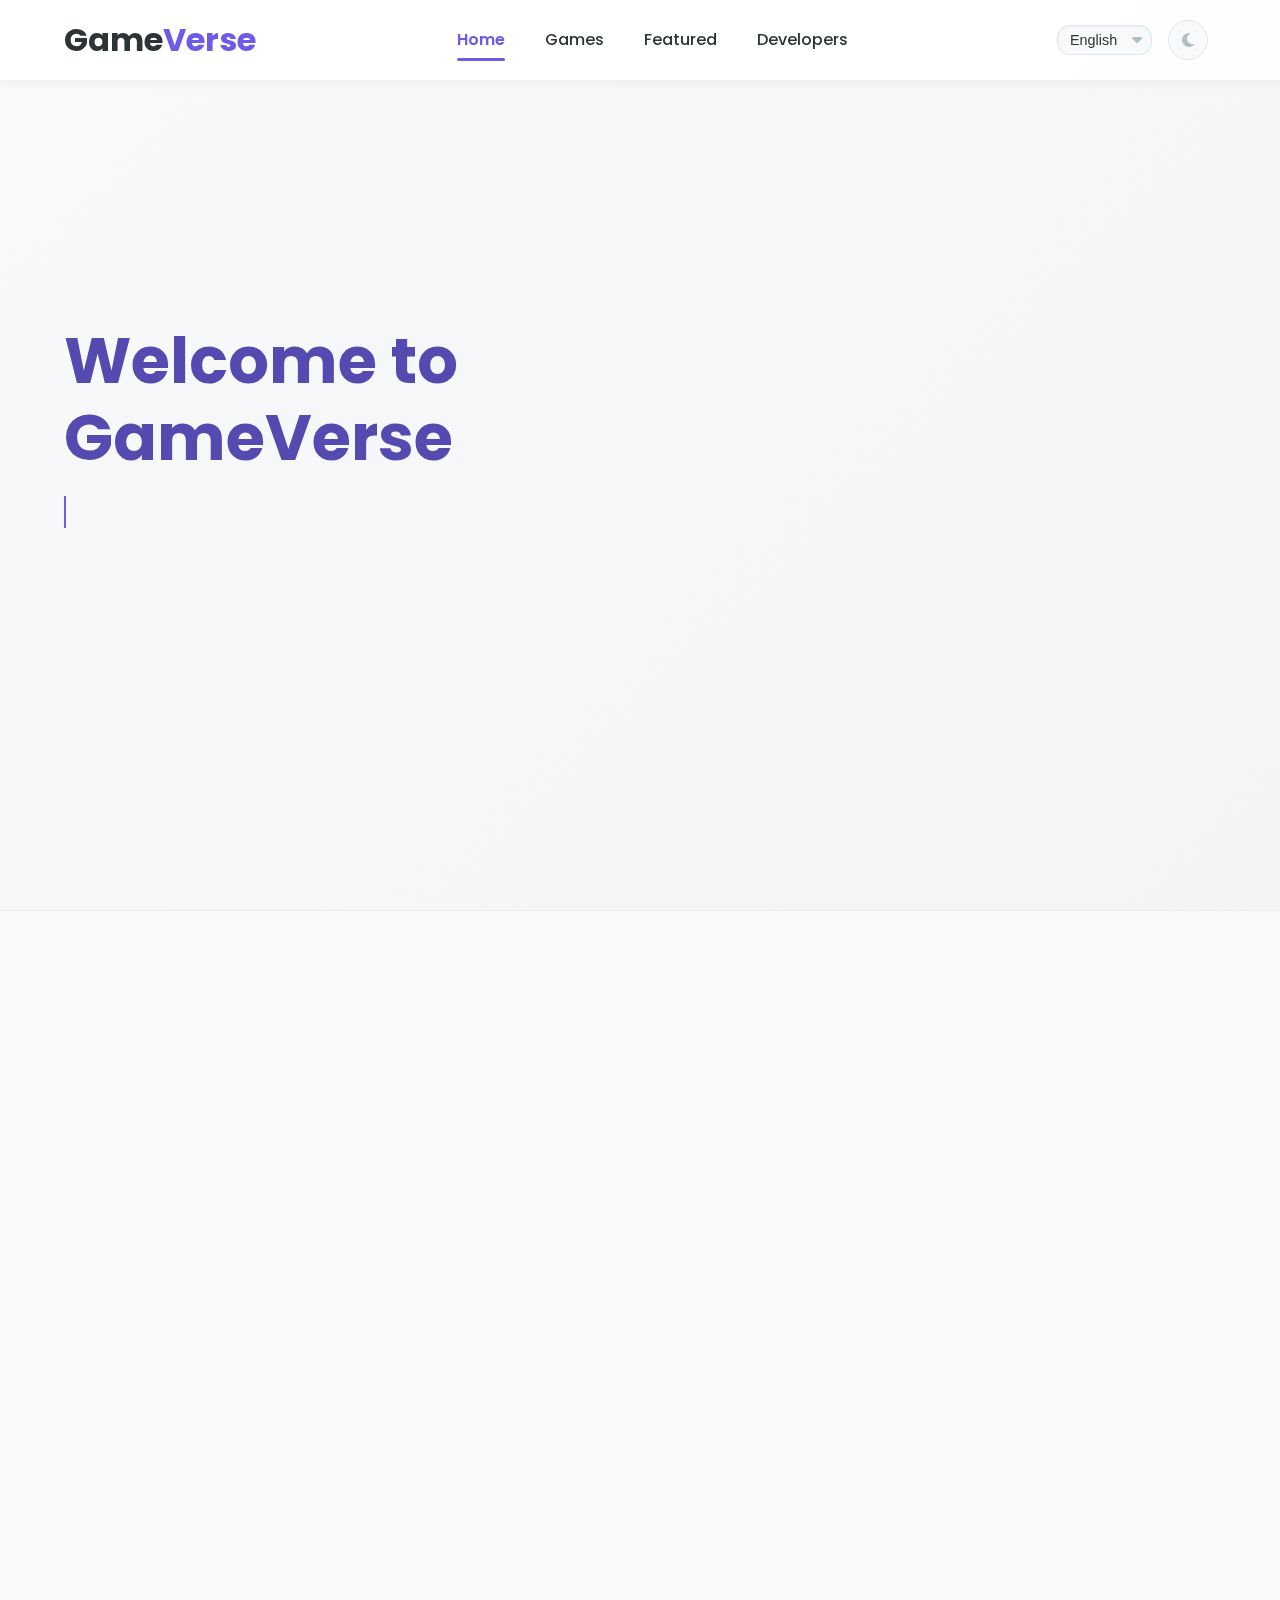
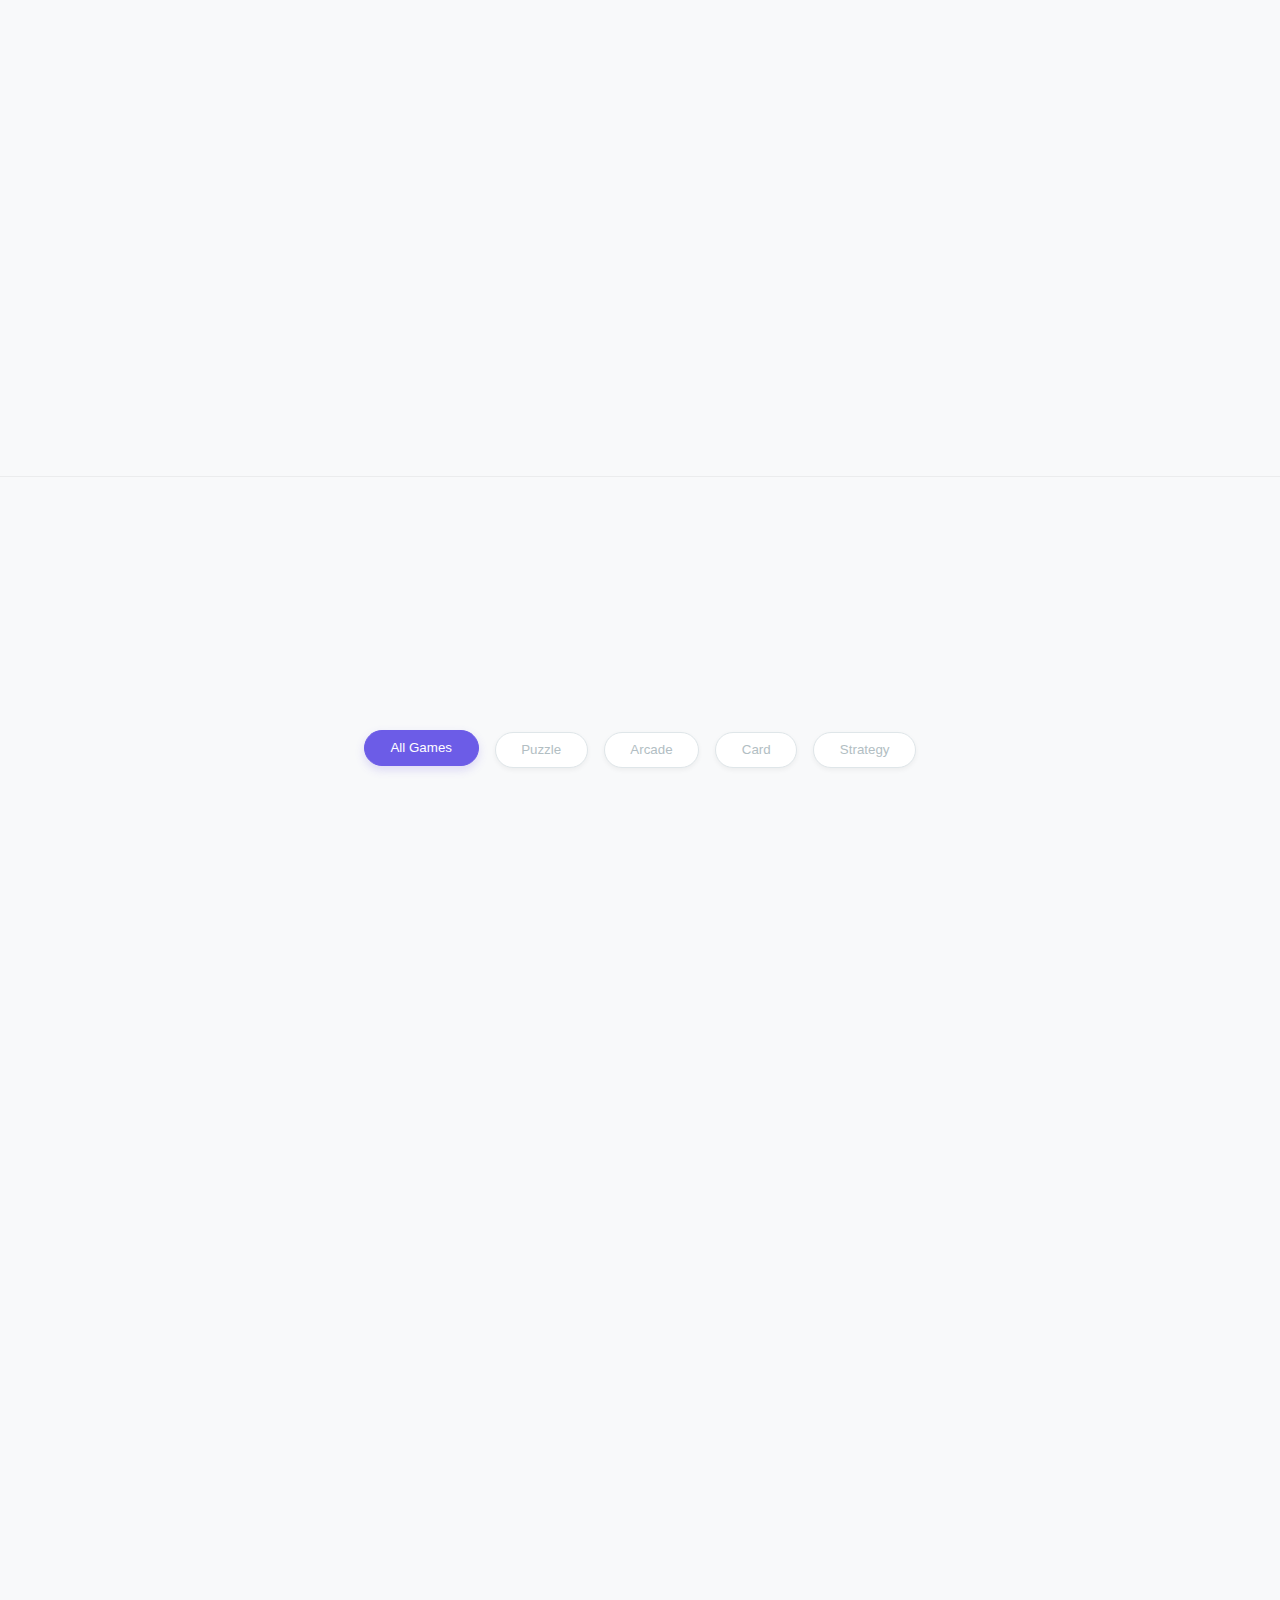
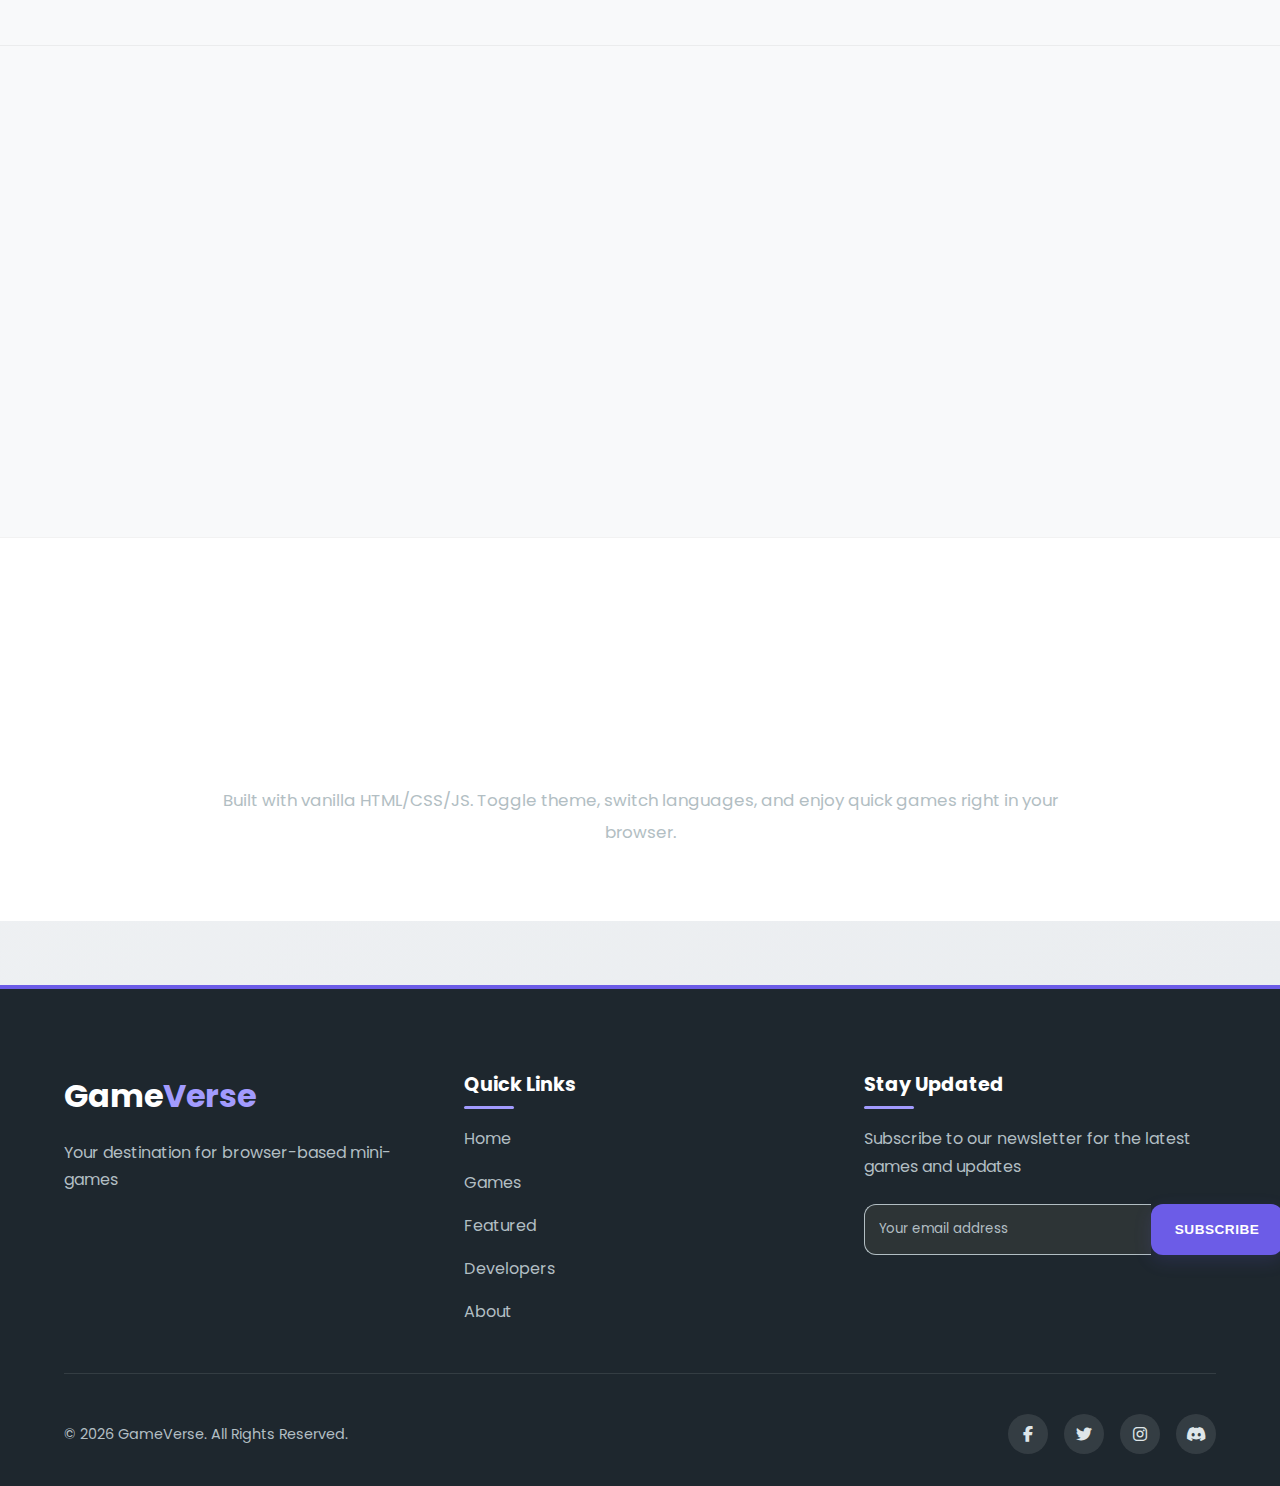
<file: index.html>
<!DOCTYPE html>
<html lang="en">
<head>
    <meta charset="UTF-8">
    <meta name="viewport" content="width=device-width, initial-scale=1.0">
    <title>GameVerse - Mini Game Collection</title>
    <link rel="stylesheet" href="styles.css">
    <link rel="stylesheet" href="game-cards.css">
    <link rel="stylesheet" href="https://cdnjs.cloudflare.com/ajax/libs/font-awesome/6.4.0/css/all.min.css">
    <link href="https://fonts.googleapis.com/css2?family=Poppins:wght@300;400;500;600;700&display=swap" rel="stylesheet">
    <script>
        // 在页面加载前设置初始语言 (Set initial language before page load)
        (function() {
            var currentLang = localStorage.getItem('language') ||
                             (navigator.language || navigator.userLanguage).split('-')[0];

            // 确保语言代码在支持的范围内 (Ensure language code is supported)
            if (!['zh', 'en'].includes(currentLang)) {
                currentLang = 'en';  // 默认使用英语 (Default to English)
            }

            document.documentElement.lang = currentLang;
        })();
    </script>
</head>
<body>
    <header>
        <nav>
            <div class="logo">
                <h1>Game<span>Verse</span></h1>
            </div>
            <ul class="nav-links">
                <li><a href="#" class="active" data-key="home">Home</a></li>
                <li><a href="#games" data-key="games">Games</a></li>
                <li><a href="#featured" data-key="featured">Featured</a></li>
                <li><a href="#developers" data-key="developersLink">Developers</a></li>
            </ul>
            <div class="nav-controls">
                <div class="language-switch">
                    <label for="language-selector" class="sr-only" data-key="languageSelector">Select language</label>
                    <select id="language-selector" aria-label="Select language">
                        <option value="zh" data-key="chineseOption">中文</option>
                        <option value="en" data-key="englishOption">English</option>
                    </select>
                </div>
                <button type="button" class="theme-toggle" aria-label="Toggle theme">
                    <i class="fas fa-moon"></i>
                </button>
            </div>
        </nav>
    </header>

    <main>
        <section class="hero">
            <div class="hero-content">
                <h1 data-key="welcome">Welcome to GameVerse</h1>
                <p class="typewriter-text" data-key="discover"></p>
                <a href="#games" class="btn primary-btn" data-key="playNow">Play Now</a>
            </div>
            <div class="hero-image">
                <div class="hero-animation">
                    <div class="floating-icon icon1"><i class="fas fa-gamepad"></i></div>
                    <div class="floating-icon icon2"><i class="fas fa-dice"></i></div>
                    <div class="floating-icon icon3"><i class="fas fa-puzzle-piece"></i></div>
                    <div class="floating-icon icon4"><i class="fas fa-trophy"></i></div>
                    <div class="hero-bg-shape shape1"></div>
                    <div class="hero-bg-shape shape2"></div>
                    <div class="hero-bg-shape shape3"></div>
                </div>
            </div>
        </section>

        <section id="featured" class="featured-section">
            <div class="section-header">
                <h2 data-key="featuredGame">Featured Game</h2>
                <p data-key="tryPopular">Try our most popular game right now!</p>
            </div>
            <div class="featured-game-container">
                <div class="featured-game-card">
                    <h3 data-key="memoryMatch">Memory Match</h3>
                    <div class="game-preview">
                        <div id="memory-game" class="memory-game">
                            <div class="controls">
                                <div class="stats">
                                    <div class="moves" data-key="moves">0 moves</div>
                                    <div class="timer" data-key="time">Time: 0s</div>
                                </div>
                                <button id="reset-game" class="btn reset-btn" data-key="resetGame">Reset Game</button>
                            </div>
                            <div class="game-board" style="min-height: 300px; width: 100%; border: 2px solid #a29bfe; border-radius: 12px; padding: 1rem; display: grid; grid-template-columns: repeat(4, 1fr); gap: 1rem; background-color: rgba(108, 92, 231, 0.05);">
                                <!-- 后备内容：如果脚本未加载，至少显示一些静态卡片 -->
                                <div class="memory-card" style="aspect-ratio: 1/1; background-color: #a29bfe; border-radius: 6px; display: flex; justify-content: center; align-items: center; color: white;">
                                    <span>?</span>
                                </div>
                                <div class="memory-card" style="aspect-ratio: 1/1; background-color: #a29bfe; border-radius: 6px; display: flex; justify-content: center; align-items: center; color: white;">
                                    <span>?</span>
                                </div>
                                <div class="memory-card" style="aspect-ratio: 1/1; background-color: #a29bfe; border-radius: 6px; display: flex; justify-content: center; align-items: center; color: white;">
                                    <span>?</span>
                                </div>
                                <div class="memory-card" style="aspect-ratio: 1/1; background-color: #a29bfe; border-radius: 6px; display: flex; justify-content: center; align-items: center; color: white;">
                                    <span>?</span>
                                </div>
                            </div>
                        </div>
                    </div>
                    <div class="game-instructions">
                        <h4 data-key="howToPlay">How to Play:</h4>
                        <p data-key="memoryInstructions">Click on cards to flip them and find matching pairs. Match all pairs to win the game!</p>
                    </div>
                </div>
            </div>
        </section>

        <section id="games" class="games-section">
            <div class="section-header">
                <h2 data-key="allGames">All Games</h2>
                <p data-key="browseGames">Browse our collection of mini-games</p>
            </div>
            <div class="category-filter">
                <button class="filter-btn active" data-filter="all" data-key="allGames">All</button>
                <button class="filter-btn" data-filter="puzzle" data-key="puzzle">Puzzle</button>
                <button class="filter-btn" data-filter="arcade" data-key="arcade">Arcade</button>
                <button class="filter-btn" data-filter="card" data-key="card">Card</button>
                <button class="filter-btn" data-filter="strategy" data-key="strategy">Strategy</button>
            </div>
            <div class="games-grid">
                <div class="game-card active" data-category="puzzle">
                    <div class="game-thumb">
                        <div class="memory-preview">
                            <div class="preview-card">
                                <div class="card-face card-back">?</div>
                                <div class="card-face card-front">A</div>
                            </div>
                            <div class="preview-card">
                                <div class="card-face card-back">?</div>
                                <div class="card-face card-front">B</div>
                            </div>
                            <div class="preview-card">
                                <div class="card-face card-back">?</div>
                                <div class="card-face card-front">A</div>
                            </div>
                        </div>
                        <div class="game-overlay">
                            <a href="#featured" class="play-btn" data-key="playNow">Play Now</a>
                        </div>
                    </div>
                    <div class="game-info">
                        <h3 data-key-title="memoryMatch">Memory Match</h3>
                        <div class="game-meta">
                            <span class="category" data-key-category="puzzle">Puzzle</span>
                            <span class="difficulty easy" data-key-difficulty="easy">Easy</span>
                        </div>
                    </div>
                </div>
                <div class="game-card" data-category="arcade">
                    <div class="game-thumb">
                        <div class="snake-preview">
                            <div class="snake-grid"></div>
                            <div class="snake-container">
                                <div class="snake-segment snake-head"></div>
                                <div class="snake-segment"></div>
                                <div class="snake-segment"></div>
                                <div class="snake-segment"></div>
                                <div class="snake-segment"></div>
                                <div class="snake-segment"></div>
                            </div>
                            <div class="snake-food"></div>
                        </div>
                        <div class="game-overlay">
                             <a href="snake.html" class="play-btn" data-key="playNow">Play Now</a>
                        </div>
                    </div>
                    <div class="game-info">
                         <h3 data-key-title="snake">Snake</h3>
                        <div class="game-meta">
                            <span class="category" data-key-category="arcade">Arcade</span>
                            <span class="difficulty medium" data-key-difficulty="medium">Medium</span>
                        </div>
                    </div>
                </div>
                <div class="game-card" data-category="strategy">
                    <div class="game-thumb">
                        <div class="tictactoe-preview">
                            <div class="tictactoe-grid">
                                <div class="tictactoe-cell">X</div>
                                <div class="tictactoe-cell">O</div>
                                <div class="tictactoe-cell">X</div>
                                <div class="tictactoe-cell">O</div>
                                <div class="tictactoe-cell">X</div>
                                <div class="tictactoe-cell">O</div>
                                <div class="tictactoe-cell">X</div>
                                <div class="tictactoe-cell">O</div>
                                <div class="tictactoe-cell"></div>
                            </div>
                        </div>
                        <div class="game-overlay">
                              <a href="tic-tac-toe.html" class="play-btn" data-key="playNow">Play Now</a>
                        </div>
                    </div>
                    <div class="game-info">
                         <h3 data-key-title="tic tac toe">Tic Tac Toe</h3>
                        <div class="game-meta">
                            <span class="category" data-key-category="strategy">Strategy</span>
                             <span class="difficulty easy" data-key-difficulty="easy">Easy</span>
                        </div>
                    </div>
                </div>
                 <div class="game-card" data-category="arcade">
                    <div class="game-thumb">
                        <div class="flappy-preview">
                            <div class="bird">
                                <div class="bird-wing"></div>
                                <div class="bird-beak"></div>
                                <div class="bird-tail"></div>
                            </div>
                            <div class="pipe pipe-top" style="left: 20%"></div>
                            <div class="pipe pipe-bottom" style="left: 20%"></div>
                            <div class="pipe pipe-top" style="left: 60%"></div>
                            <div class="pipe pipe-bottom" style="left: 60%"></div>
                            <div class="cloud cloud-1"></div>
                            <div class="cloud cloud-2"></div>
                        </div>
                        <div class="game-overlay">
                              <a href="flappy-bird.html" class="play-btn" data-key="playNow">Play Now</a>
                        </div>
                    </div>
                    <div class="game-info">
                         <h3 data-key-title="flappy bird">Flappy Bird</h3>
                        <div class="game-meta">
                             <span class="category" data-key-category="arcade">Arcade</span>
                             <span class="difficulty hard" data-key-difficulty="hard">Hard</span>
                        </div>
                    </div>
                </div>
                 <div class="game-card" data-category="puzzle">
                    <div class="game-thumb">
                        <div class="game-2048-preview">
                            <div class="preview-grid-2048">
                                <div class="grid-cell-2048"></div>
                                <div class="grid-cell-2048 cell-2">2</div>
                                <div class="grid-cell-2048"></div>
                                <div class="grid-cell-2048"></div>
                                <div class="grid-cell-2048"></div>
                                <div class="grid-cell-2048 cell-4">4</div>
                                <div class="grid-cell-2048"></div>
                                <div class="grid-cell-2048"></div>
                                <div class="grid-cell-2048 cell-8">8</div>
                                <div class="grid-cell-2048"></div>
                                <div class="grid-cell-2048"></div>
                                <div class="grid-cell-2048"></div>
                                <div class="grid-cell-2048"></div>
                                <div class="grid-cell-2048 cell-16">16</div>
                                <div class="grid-cell-2048"></div>
                                <div class="grid-cell-2048"></div>
                            </div>
                        </div>
                        <div class="game-overlay">
                              <a href="2048.html" class="play-btn" data-key="playNow">Play Now</a>
                        </div>
                    </div>
                    <div class="game-info">
                         <h3 data-key-title="2048">2048</h3>
                        <div class="game-meta">
                             <span class="category" data-key-category="puzzle">Puzzle</span>
                             <span class="difficulty medium" data-key-difficulty="medium">Medium</span>
                        </div>
                    </div>
                </div>
                 <div class="game-card" data-category="card">
                    <div class="game-thumb">
                        <div class="solitaire-preview">
                            <div class="card-stack stack-1"></div>
                            <div class="card-stack stack-2"></div>
                            <div class="card-stack stack-3"></div>
                            <div class="card-stack stack-4"></div>
                            <div class="card-stack stack-5"></div>
                        </div>
                        <div class="game-overlay">
                              <a href="solitaire.html" class="play-btn" data-key="playNow">Play Now</a>
                        </div>
                    </div>
                    <div class="game-info">
                         <h3 data-key-title="solitaire">Solitaire</h3>
                        <div class="game-meta">
                             <span class="category" data-key-category="card">Card</span>
                             <span class="difficulty medium" data-key-difficulty="medium">Medium</span>
                        </div>
                    </div>
                </div>
            </div>
        </section>

        <section id="developers" class="developer-section">
            <div class="section-header">
                <h2 data-key="ourDevelopers">Our Developers</h2>
                </div>
            <div class="developer-grid">
                <div class="developer-card">
                    <div class="developer-icon"><i class="fas fa-user-astronaut"></i></div>
                    <h4 class="developer-name">郑凯</h4>
                    </div>
                <div class="developer-card">
                    <div class="developer-icon"><i class="fas fa-user-ninja"></i></div>
                    <h4 class="developer-name">黄梦桥</h4>
                    </div>
                <div class="developer-card">
                     <div class="developer-icon"><i class="fas fa-user-secret"></i></div>
                    <h4 class="developer-name">黄景涛</h4>
                    </div>
                </div>
        </section>

        <section id="about" class="about-section">
            <div class="section-header">
                <h2 data-key="aboutTitle">About GameVerse</h2>
                <p data-key="aboutSubtitle">A small, fast, no-build mini-game hub.</p>
            </div>
            <div class="about-content">
                <p data-key="aboutBody">Built with vanilla HTML/CSS/JS. Toggle theme, switch languages, and enjoy quick games right in your browser.</p>
            </div>
        </section>

    </main>

    <footer>
        <div class="footer-content">
            <div class="footer-logo">
                <h2>Game<span>Verse</span></h2>
                 <p data-key="yourDestination">Your destination for browser-based mini-games</p>
            </div>
            <div class="footer-links">
                 <h3 data-key="quickLinks">Quick Links</h3>
                <ul>
                    <li><a href="#" data-key="home">Home</a></li>
                    <li><a href="#games" data-key="games">Games</a></li>
                    <li><a href="#featured" data-key="featured">Featured</a></li>
                    <li><a href="#developers" data-key="developersLink">Developers</a></li>
                    <li><a href="#about" data-key="about">About</a></li>
                </ul>
            </div>
            <div class="footer-newsletter">
                 <h3 data-key="stayUpdated">Stay Updated</h3>
                <p data-key="subscribeNewsletter">Subscribe to our newsletter for the latest games and updates</p>
                <form class="newsletter-form">
                    <input type="email" placeholder="Your email address" data-key="yourEmail" autocomplete="email" required>
                     <button type="submit" class="btn" data-key="subscribe">Subscribe</button>
                </form>
            </div>
        </div>
        <div class="footer-bottom">
            <p>&copy; 2025 GameVerse. All Rights Reserved.</p>
            <div class="social-links">
                <a href="#" aria-label="Facebook"><i class="fab fa-facebook-f"></i></a>
                <a href="#" aria-label="Twitter"><i class="fab fa-twitter"></i></a>
                <a href="#" aria-label="Instagram"><i class="fab fa-instagram"></i></a>
                <a href="#" aria-label="Discord"><i class="fab fa-discord"></i></a>
            </div>
        </div>
    </footer>

    <script src="translations.js" charset="UTF-8"></script>
    <script src="script.js" charset="UTF-8"></script>
    <script src="memory-game.js" charset="UTF-8"></script>
</body>
</html>
</file>
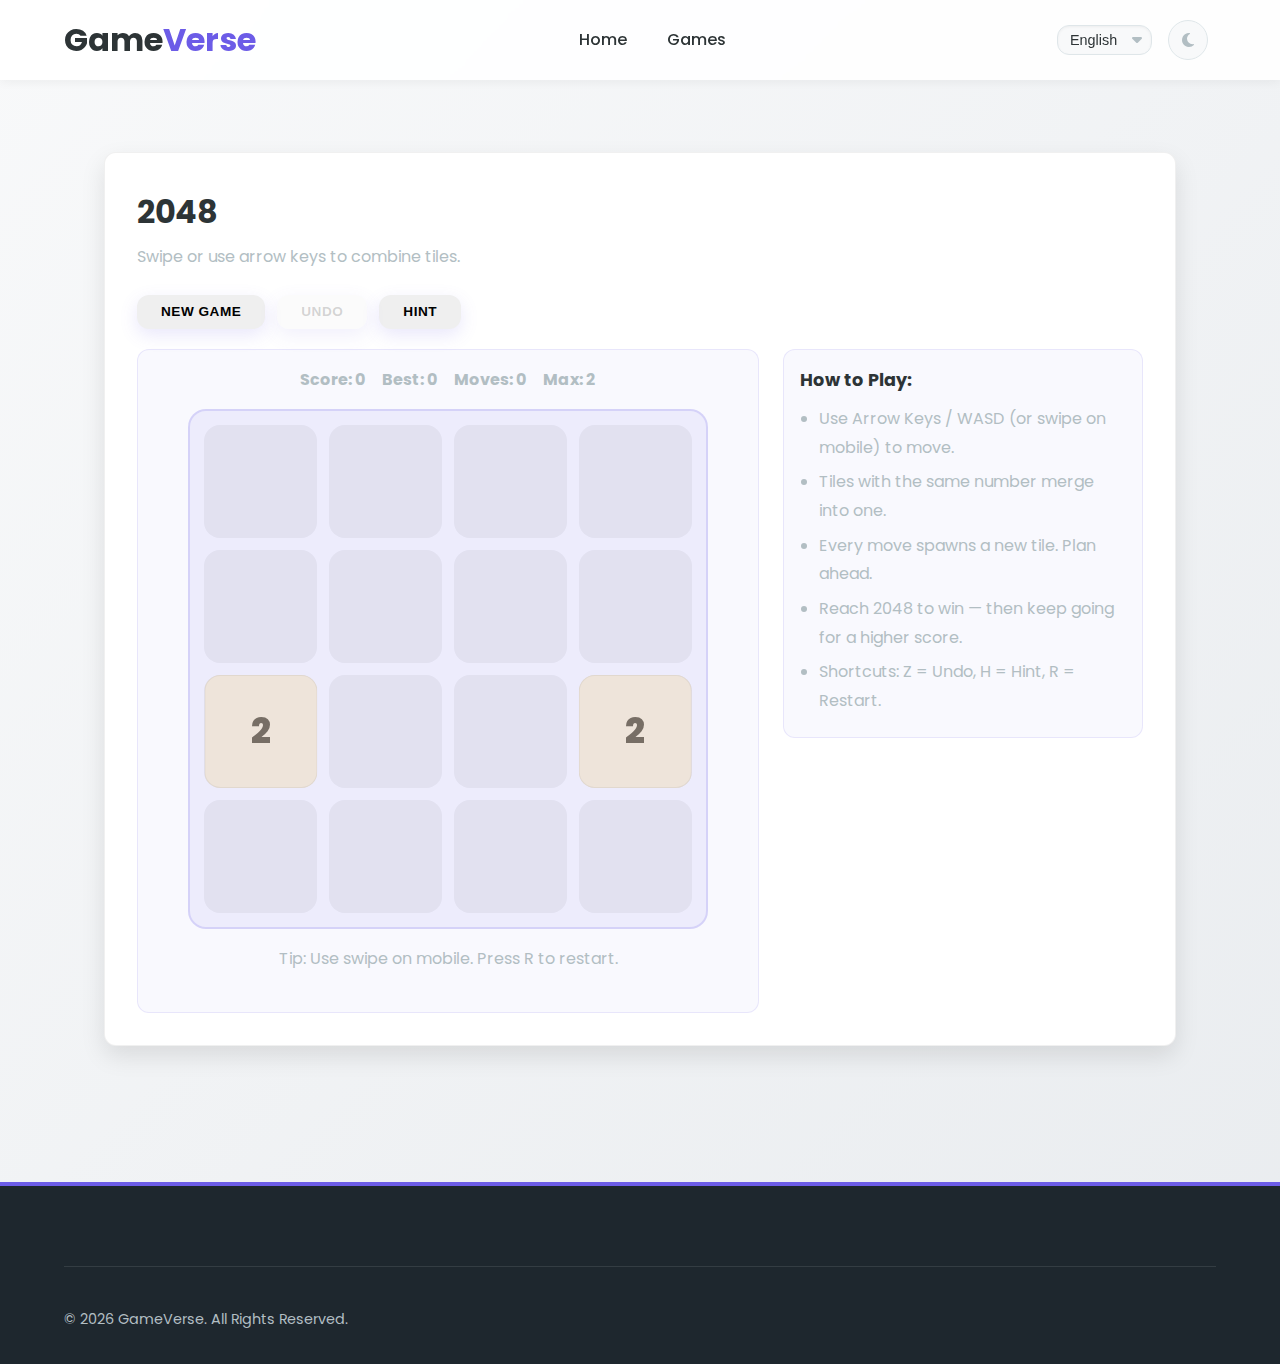
<file: 2048.html>
<!DOCTYPE html>
<html lang="en">
<head>
    <meta charset="UTF-8">
    <meta name="viewport" content="width=device-width, initial-scale=1.0">
    <title>GameVerse - 2048</title>
    <link rel="stylesheet" href="styles.css">
    <link rel="stylesheet" href="game-page.css">
    <link rel="stylesheet" href="2048.css">
    <link rel="stylesheet" href="https://cdnjs.cloudflare.com/ajax/libs/font-awesome/6.4.0/css/all.min.css">
    <link href="https://fonts.googleapis.com/css2?family=Poppins:wght@300;400;500;600;700&display=swap" rel="stylesheet">
    <script>
        (function() {
            var currentLang = localStorage.getItem('language') ||
                             (navigator.language || navigator.userLanguage).split('-')[0];
            if (!['zh', 'en'].includes(currentLang)) currentLang = 'en';
            document.documentElement.lang = currentLang;
        })();
    </script>
</head>
<body>
    <header>
        <nav>
            <div class="logo">
                <h1><a href="index.html" aria-label="GameVerse Home">Game<span>Verse</span></a></h1>
            </div>
            <ul class="nav-links">
                <li><a href="index.html" data-key="home">Home</a></li>
                <li><a href="index.html#games" data-key="games">Games</a></li>
            </ul>
            <div class="nav-controls">
                <div class="language-switch">
                    <label for="language-selector" class="sr-only" data-key="languageSelector">Select language</label>
                    <select id="language-selector" aria-label="Select language">
                        <option value="zh" data-key="chineseOption">中文</option>
                        <option value="en" data-key="englishOption">English</option>
                    </select>
                </div>
                <button type="button" class="theme-toggle" aria-label="Toggle theme">
                    <i class="fas fa-moon"></i>
                </button>
            </div>
        </nav>
    </header>

    <main class="game-page-main">
        <div class="game-shell">
            <h1 data-key="g2048Title">2048</h1>
            <p class="game-subtitle" data-key="g2048Subtitle">Swipe or use arrow keys to combine tiles.</p>

            <div class="game-toolbar">
                <div class="game-controls">
                    <button type="button" class="btn" id="g2048-new" data-key="newGame">New Game</button>
                    <button type="button" class="btn" id="g2048-undo" data-key="undo" disabled>Undo</button>
                    <button type="button" class="btn" id="g2048-hint" data-key="hint">Hint</button>
                </div>
                <div id="g2048-status" class="game-status" aria-live="polite"></div>
            </div>

            <div class="game-grid two-col">
                <div class="game-panel">
                    <div class="g2048-wrap">
                        <div class="g2048-hud">
                            <div id="g2048-score"></div>
                            <div id="g2048-best"></div>
                            <div id="g2048-moves"></div>
                            <div id="g2048-max"></div>
                        </div>
                        <div id="g2048-board" class="g2048-board" aria-label="2048 board">
                            <div class="g2048-bg"></div><div class="g2048-bg"></div><div class="g2048-bg"></div><div class="g2048-bg"></div>
                            <div class="g2048-bg"></div><div class="g2048-bg"></div><div class="g2048-bg"></div><div class="g2048-bg"></div>
                            <div class="g2048-bg"></div><div class="g2048-bg"></div><div class="g2048-bg"></div><div class="g2048-bg"></div>
                            <div class="g2048-bg"></div><div class="g2048-bg"></div><div class="g2048-bg"></div><div class="g2048-bg"></div>
                            <div id="g2048-tiles" class="g2048-tiles" aria-hidden="true"></div>
                            <div id="g2048-hint-arrow" class="g2048-hint-arrow" aria-hidden="true"></div>
                            <div id="g2048-overlay" class="g2048-overlay" role="dialog" aria-modal="true" aria-label="2048 message">
                                <div class="g2048-overlay-card">
                                    <h2 id="g2048-overlay-title"></h2>
                                    <div id="g2048-overlay-body" class="game-subtitle"></div>
                                    <div class="g2048-overlay-actions">
                                        <button type="button" class="btn" id="g2048-keep" data-key="keepGoing">Keep Going</button>
                                        <button type="button" class="btn" id="g2048-restart" data-key="newGame">New Game</button>
                                    </div>
                                </div>
                            </div>
                        </div>
                        <p class="game-subtitle" data-key="g2048Hint">Tip: Use swipe on mobile. Press R to restart.</p>
                    </div>
                </div>
                <div class="game-panel">
                    <div class="howto-title" data-key="howToPlay">How to Play:</div>
                    <ul class="howto">
                        <li data-key="g2048How1">Use Arrow Keys / WASD (or swipe on mobile) to move.</li>
                        <li data-key="g2048How2">Tiles with the same number merge into one.</li>
                        <li data-key="g2048How3">Every move spawns a new tile. Plan ahead.</li>
                        <li data-key="g2048How4">Reach 2048 to win — then keep going for a higher score.</li>
                        <li data-key="g2048How5">Shortcuts: Z = Undo, H = Hint, R = Restart.</li>
                    </ul>
                </div>
            </div>
        </div>
    </main>

    <footer>
        <div class="footer-bottom">
            <p>&copy; 2025 GameVerse. All Rights Reserved.</p>
        </div>
    </footer>

    <script src="translations.js" charset="UTF-8"></script>
    <script src="script.js" charset="UTF-8"></script>
    <script src="2048-anim.js" charset="UTF-8"></script>
</body>
</html>
</file>
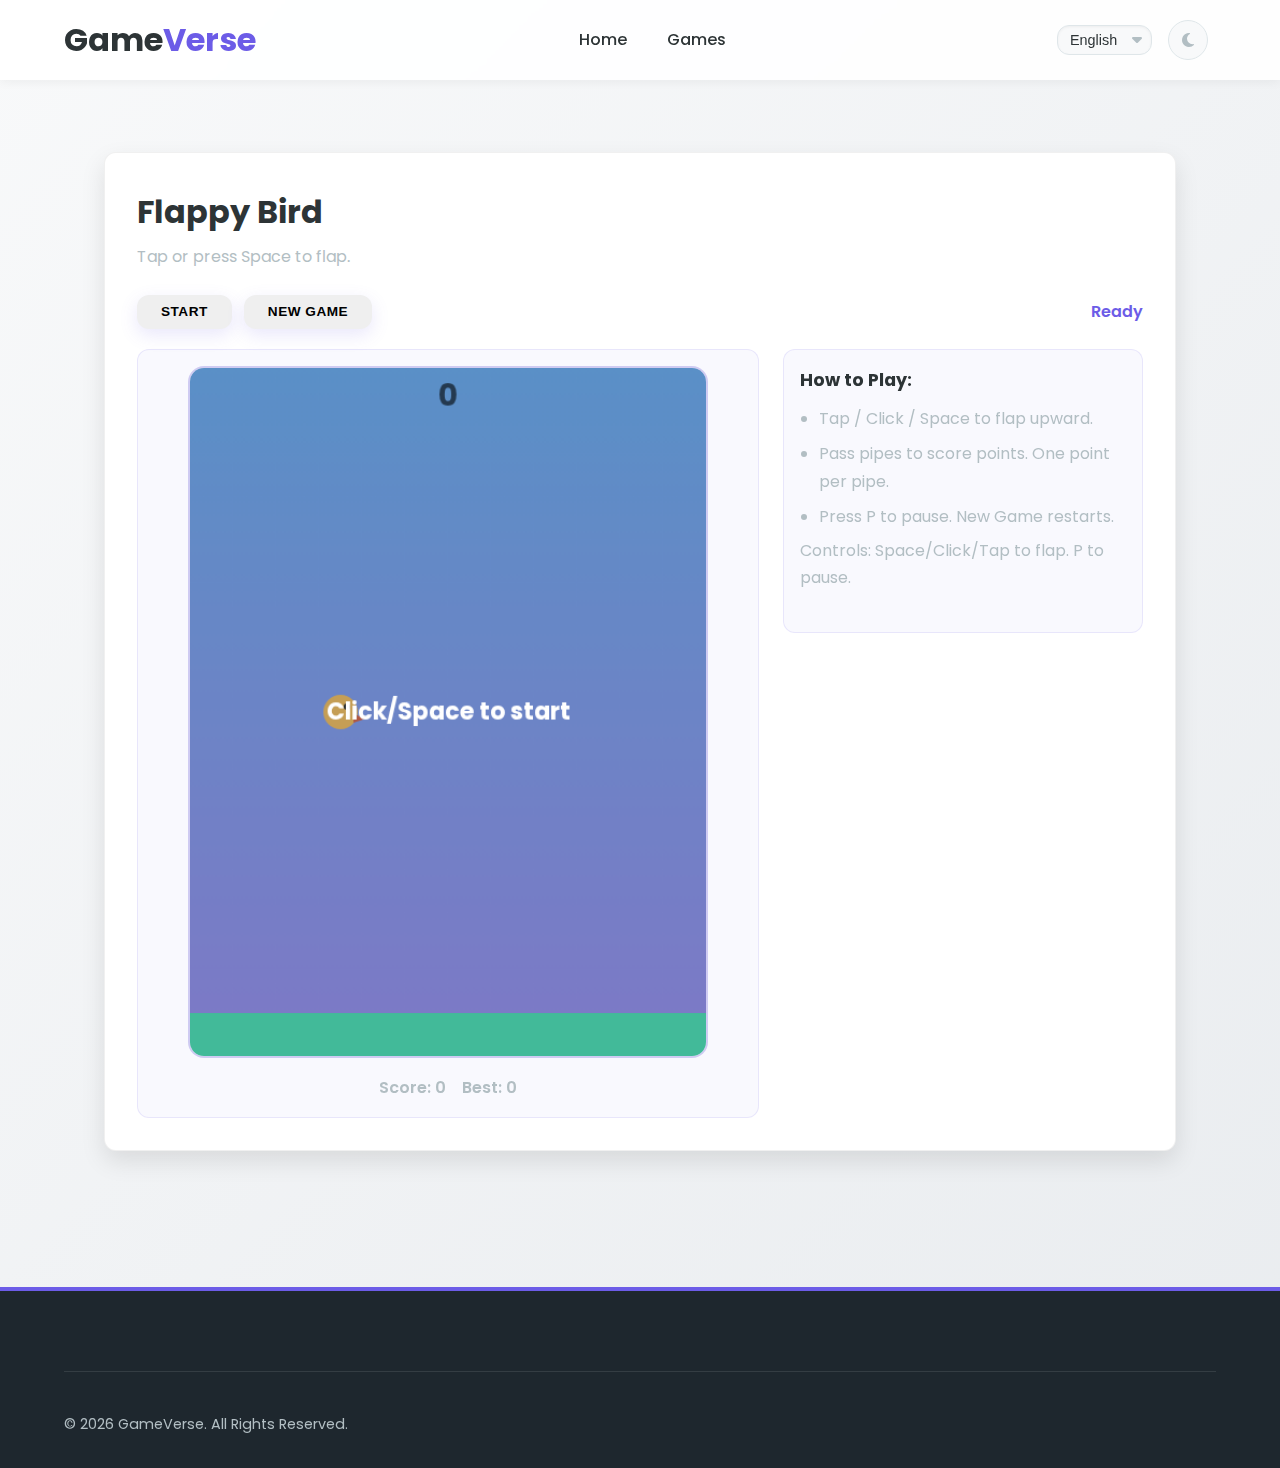
<file: flappy-bird.html>
<!DOCTYPE html>
<html lang="en">
<head>
    <meta charset="UTF-8">
    <meta name="viewport" content="width=device-width, initial-scale=1.0">
    <title>GameVerse - Flappy Bird</title>
    <link rel="stylesheet" href="styles.css">
    <link rel="stylesheet" href="game-page.css">
    <link rel="stylesheet" href="https://cdnjs.cloudflare.com/ajax/libs/font-awesome/6.4.0/css/all.min.css">
    <link href="https://fonts.googleapis.com/css2?family=Poppins:wght@300;400;500;600;700&display=swap" rel="stylesheet">
    <script>
        (function() {
            var currentLang = localStorage.getItem('language') ||
                             (navigator.language || navigator.userLanguage).split('-')[0];
            if (!['zh', 'en'].includes(currentLang)) currentLang = 'en';
            document.documentElement.lang = currentLang;
        })();
    </script>
</head>
<body>
    <header>
        <nav>
            <div class="logo">
                <h1><a href="index.html" aria-label="GameVerse Home">Game<span>Verse</span></a></h1>
            </div>
            <ul class="nav-links">
                <li><a href="index.html" data-key="home">Home</a></li>
                <li><a href="index.html#games" data-key="games">Games</a></li>
            </ul>
            <div class="nav-controls">
                <div class="language-switch">
                    <label for="language-selector" class="sr-only" data-key="languageSelector">Select language</label>
                    <select id="language-selector" aria-label="Select language">
                        <option value="zh" data-key="chineseOption">中文</option>
                        <option value="en" data-key="englishOption">English</option>
                    </select>
                </div>
                <button type="button" class="theme-toggle" aria-label="Toggle theme">
                    <i class="fas fa-moon"></i>
                </button>
            </div>
        </nav>
    </header>

    <main class="game-page-main">
        <div class="game-shell">
            <h1 data-key="flappyBirdTitle">Flappy Bird</h1>
            <p class="game-subtitle" data-key="flappyBirdSubtitle">Tap or press Space to flap.</p>

            <div class="game-toolbar">
                <div class="game-controls">
                    <button type="button" class="btn" id="flappy-start" data-key="start">Start</button>
                    <button type="button" class="btn" id="flappy-new" data-key="newGame">New Game</button>
                </div>
                <div id="flappy-status" class="game-status" aria-live="polite"></div>
            </div>

            <div class="game-grid two-col">
                <div class="game-panel">
                    <div class="snake-wrap">
                        <canvas id="flappy-canvas" class="snake-canvas" width="480" height="640" aria-label="Flappy Bird canvas"></canvas>
                        <div class="snake-hud">
                            <div id="flappy-score"></div>
                            <div id="flappy-best"></div>
                        </div>
                    </div>
                </div>
                <div class="game-panel">
                    <div class="howto-title" data-key="howToPlay">How to Play:</div>
                    <ul class="howto">
                        <li data-key="flappyHow1">Tap / Click / Space to flap upward.</li>
                        <li data-key="flappyHow2">Pass pipes to score points. One point per pipe.</li>
                        <li data-key="flappyHow3">Press P to pause. New Game restarts.</li>
                    </ul>
                    <p class="game-subtitle" data-key="flappyBirdHint">Controls: Space/Click/Tap to flap. P to pause.</p>
                </div>
            </div>
        </div>
    </main>

    <footer>
        <div class="footer-bottom">
            <p>&copy; 2025 GameVerse. All Rights Reserved.</p>
        </div>
    </footer>

    <script src="translations.js" charset="UTF-8"></script>
    <script src="script.js" charset="UTF-8"></script>
    <script src="flappy-bird.js" charset="UTF-8"></script>
</body>
</html>
</file>
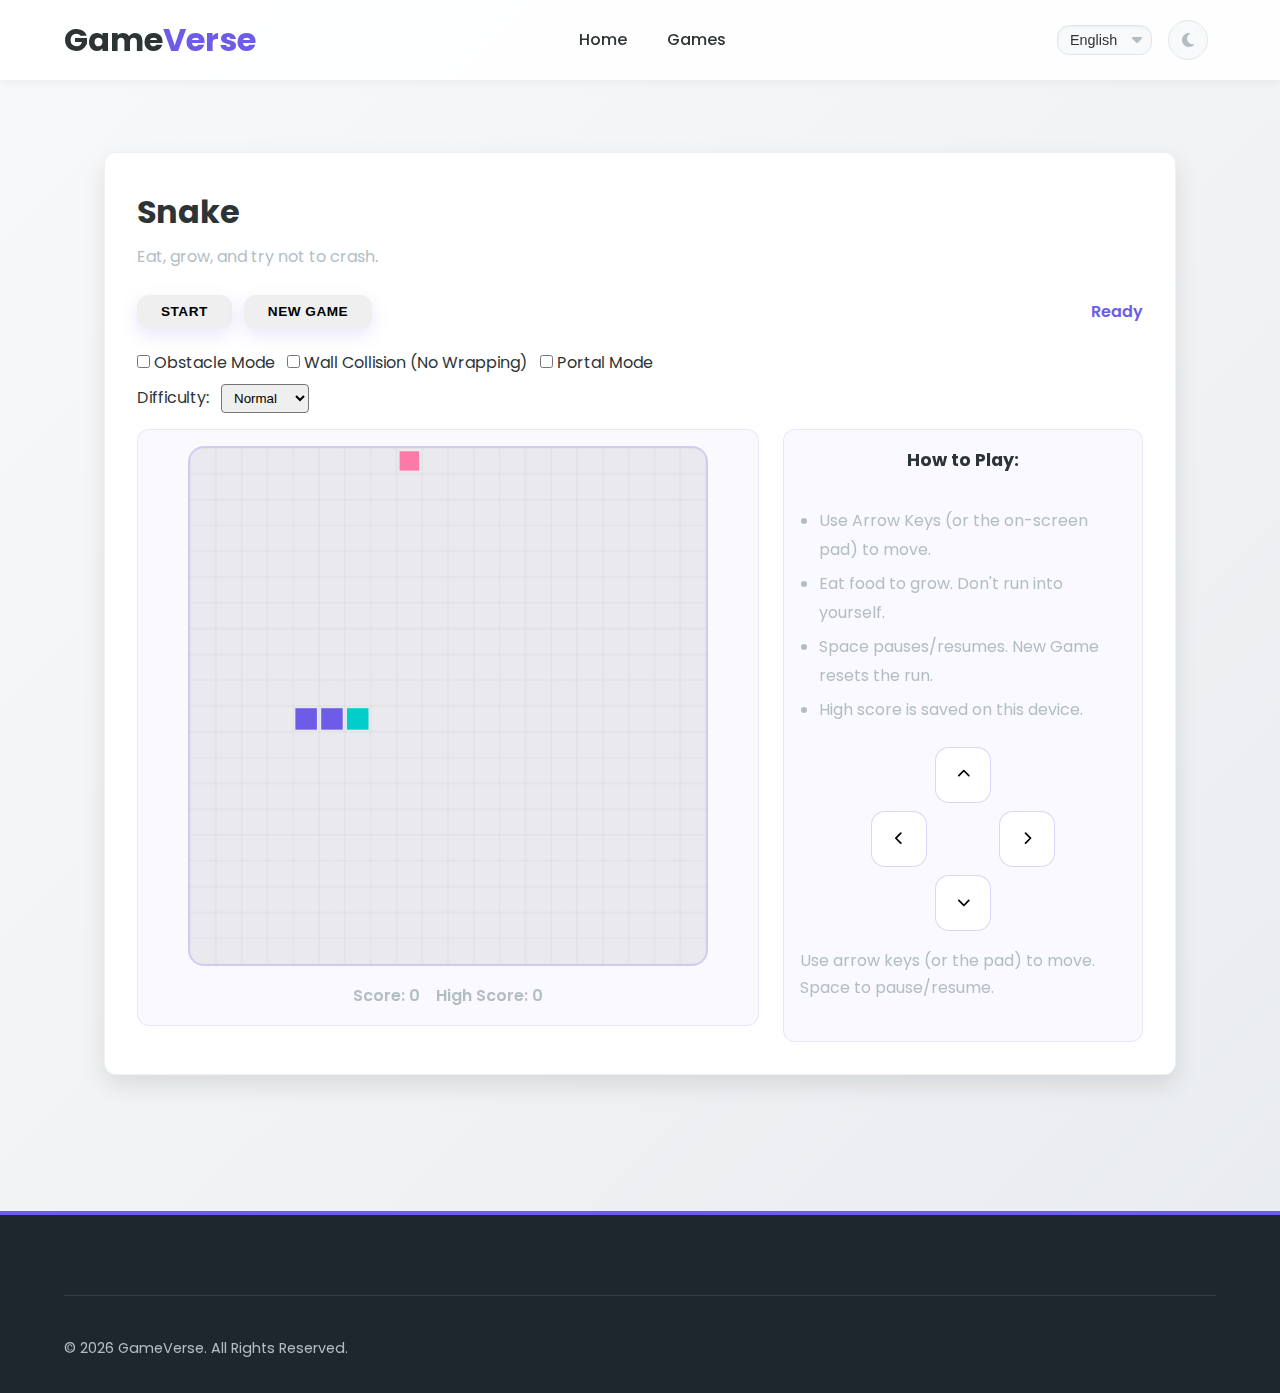
<file: snake.html>
<!DOCTYPE html>
<html lang="en">
<head>
    <meta charset="UTF-8">
    <meta name="viewport" content="width=device-width, initial-scale=1.0">
    <title>GameVerse - Snake</title>
    <link rel="stylesheet" href="styles.css">
    <link rel="stylesheet" href="game-page.css">
    <link rel="stylesheet" href="https://cdnjs.cloudflare.com/ajax/libs/font-awesome/6.4.0/css/all.min.css">
    <link href="https://fonts.googleapis.com/css2?family=Poppins:wght@300;400;500;600;700&display=swap" rel="stylesheet">
    <script>
        (function() {
            var currentLang = localStorage.getItem('language') ||
                             (navigator.language || navigator.userLanguage).split('-')[0];
            if (!['zh', 'en'].includes(currentLang)) currentLang = 'en';
            document.documentElement.lang = currentLang;
        })();
    </script>
</head>
<body>
    <header>
        <nav>
            <div class="logo">
                <h1><a href="index.html" aria-label="GameVerse Home">Game<span>Verse</span></a></h1>
            </div>
            <ul class="nav-links">
                <li><a href="index.html" data-key="home">Home</a></li>
                <li><a href="index.html#games" data-key="games">Games</a></li>
            </ul>
            <div class="nav-controls">
                <div class="language-switch">
                    <label for="language-selector" class="sr-only" data-key="languageSelector">Select language</label>
                    <select id="language-selector" aria-label="Select language">
                        <option value="zh" data-key="chineseOption">中文</option>
                        <option value="en" data-key="englishOption">English</option>
                    </select>
                </div>
                <button type="button" class="theme-toggle" aria-label="Toggle theme">
                    <i class="fas fa-moon"></i>
                </button>
            </div>
        </nav>
    </header>

    <main class="game-page-main">
        <div class="game-shell">
            <h1 data-key="snakeTitle">Snake</h1>
            <p class="game-subtitle" data-key="snakeSubtitle">Eat, grow, and try not to crash.</p>

            <div class="game-toolbar">
                <div class="game-controls">
                    <button type="button" class="btn" id="snake-start" data-key="start">Start</button>
                    <button type="button" class="btn" id="snake-new" data-key="newGame">New Game</button>
                </div>
                <div id="snake-status" class="game-status" aria-live="polite"></div>
            </div>

            <div class="game-options" style="margin-bottom: 1rem;">
                <div class="option-group">
                    <label for="obstacle-mode" style="margin-right: 0.5rem;">
                        <input type="checkbox" id="obstacle-mode">
                        <span data-key="obstacleMode">障碍物模式</span>
                    </label>
                    <label for="wall-mode" style="margin-right: 0.5rem;">
                        <input type="checkbox" id="wall-mode">
                        <span data-key="wallMode">墙壁碰撞（不可穿墙）</span>
                    </label>
                    <label for="portal-mode" style="margin-right: 0.5rem;">
                        <input type="checkbox" id="portal-mode">
                        <span data-key="portalMode">传送门模式</span>
                    </label>
                </div>
                <div class="option-group" style="margin-top: 0.5rem;">
                    <label for="difficulty" style="margin-right: 0.5rem;">
                        <span data-key="difficulty">难度：</span>
                    </label>
                    <select id="difficulty" style="padding: 0.3rem 0.5rem; border-radius: 4px;">
                        <option value="easy" data-key="difficultyEasy">简单</option>
                        <option value="normal" data-key="difficultyNormal" selected>普通</option>
                        <option value="hard" data-key="difficultyHard">困难</option>
                        <option value="extreme" data-key="difficultyExtreme">极限</option>
                    </select>
                </div>
            </div>

            <div class="game-grid two-col">
                <div class="game-panel">
                    <div class="snake-wrap">
                        <canvas id="snake-canvas" class="snake-canvas" width="480" height="480" aria-label="Snake game canvas"></canvas>
                        <div class="snake-hud">
                            <div id="snake-score"></div>
                            <div id="snake-high-score"></div>
                        </div>
                    </div>
                </div>
                <div class="game-panel">
                    <div class="snake-wrap">
                        <div class="howto-title" data-key="howToPlay">How to Play:</div>
                        <ul class="howto">
                            <li data-key="snakeHow1">Use Arrow Keys (or the on-screen pad) to move.</li>
                            <li data-key="snakeHow2">Eat food to grow. Don’t run into yourself.</li>
                            <li data-key="snakeHow3">Space pauses/resumes. New Game resets the run.</li>
                            <li data-key="snakeHow4">High score is saved on this device.</li>
                        </ul>
                        <div class="snake-dpad" aria-label="Snake controls">
                            <button type="button" class="up" aria-label="Up"><i class="fas fa-chevron-up"></i></button>
                            <button type="button" class="left" aria-label="Left"><i class="fas fa-chevron-left"></i></button>
                            <button type="button" class="right" aria-label="Right"><i class="fas fa-chevron-right"></i></button>
                            <button type="button" class="down" aria-label="Down"><i class="fas fa-chevron-down"></i></button>
                        </div>
                        <p class="game-subtitle" data-key="snakeHint">Use arrow keys (or the pad) to move. Space to pause.</p>
                    </div>
                </div>
            </div>
        </div>
    </main>

    <footer>
        <div class="footer-bottom">
            <p>&copy; 2025 GameVerse. All Rights Reserved.</p>
        </div>
    </footer>

    <script src="translations.js" charset="UTF-8"></script>
    <script src="script.js" charset="UTF-8"></script>
    <script src="snake.js" charset="UTF-8"></script>
</body>
</html>
</file>
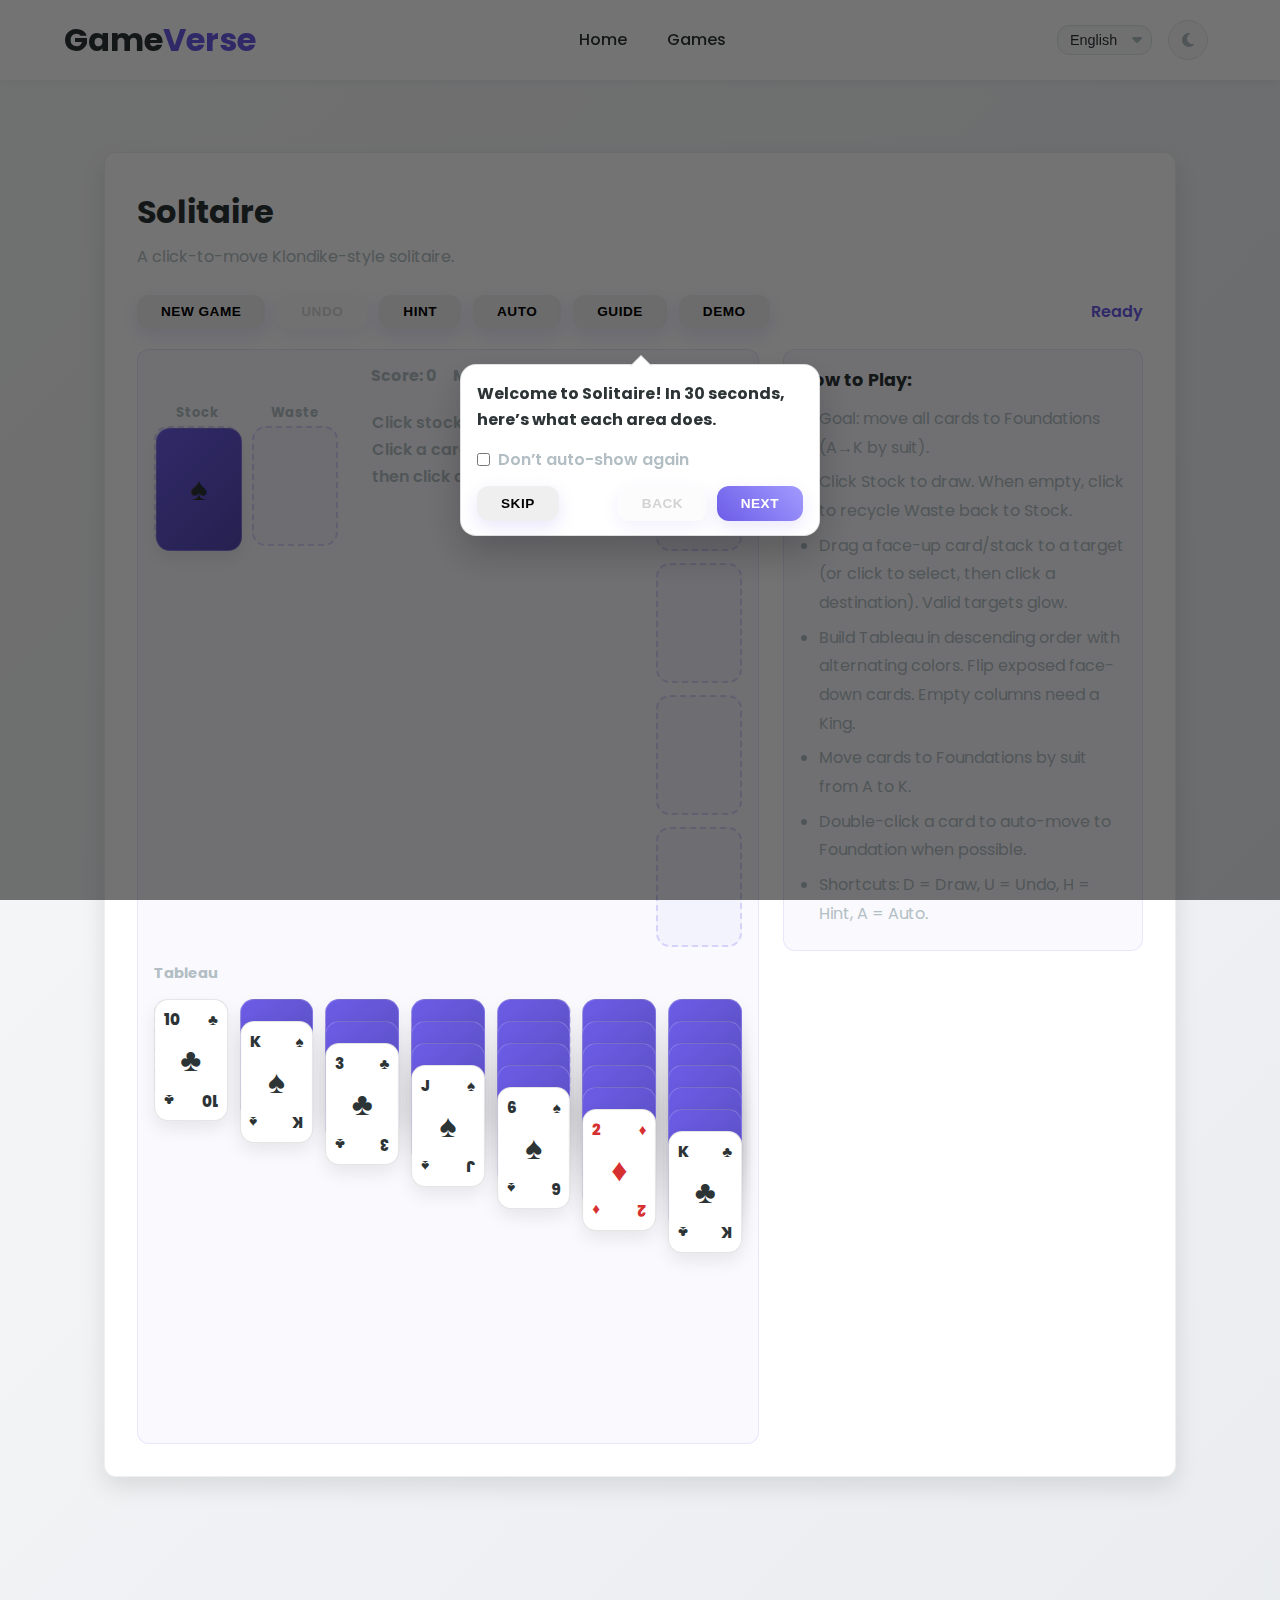
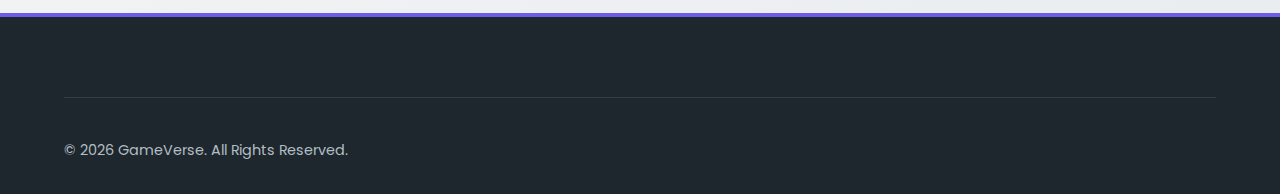
<file: solitaire.html>
<!DOCTYPE html>
<html lang="en">
<head>
    <meta charset="UTF-8">
    <meta name="viewport" content="width=device-width, initial-scale=1.0">
    <title>GameVerse - Solitaire</title>
    <link rel="stylesheet" href="styles.css">
    <link rel="stylesheet" href="game-page.css">
    <link rel="stylesheet" href="solitaire.css">
    <link rel="stylesheet" href="https://cdnjs.cloudflare.com/ajax/libs/font-awesome/6.4.0/css/all.min.css">
    <link href="https://fonts.googleapis.com/css2?family=Poppins:wght@300;400;500;600;700&display=swap" rel="stylesheet">
    <script>
        (function() {
            var currentLang = localStorage.getItem('language') ||
                             (navigator.language || navigator.userLanguage).split('-')[0];
            if (!['zh', 'en'].includes(currentLang)) currentLang = 'en';
            document.documentElement.lang = currentLang;
        })();
    </script>
</head>
<body>
    <header>
        <nav>
            <div class="logo">
                <h1><a href="index.html" aria-label="GameVerse Home">Game<span>Verse</span></a></h1>
            </div>
            <ul class="nav-links">
                <li><a href="index.html" data-key="home">Home</a></li>
                <li><a href="index.html#games" data-key="games">Games</a></li>
            </ul>
            <div class="nav-controls">
                <div class="language-switch">
                    <label for="language-selector" class="sr-only" data-key="languageSelector">Select language</label>
                    <select id="language-selector" aria-label="Select language">
                        <option value="zh" data-key="chineseOption">中文</option>
                        <option value="en" data-key="englishOption">English</option>
                    </select>
                </div>
                <button type="button" class="theme-toggle" aria-label="Toggle theme">
                    <i class="fas fa-moon"></i>
                </button>
            </div>
        </nav>
    </header>

    <main class="game-page-main">
        <div class="game-shell">
            <h1 data-key="solitaireTitle">Solitaire</h1>
            <p class="game-subtitle" data-key="solitaireSubtitle">A click-to-move Klondike-style solitaire.</p>

            <div class="game-toolbar">
                <div class="game-controls">
                    <button type="button" class="btn" id="sol-new" data-key="newGame">New Game</button>
                    <button type="button" class="btn" id="sol-undo" data-key="undo" disabled>Undo</button>
                    <button type="button" class="btn" id="sol-hint" data-key="hint">Hint</button>
                    <button type="button" class="btn" id="sol-auto" data-key="autoMove">Auto</button>
                    <button type="button" class="btn" id="sol-guide" data-key="guide">Guide</button>
                    <button type="button" class="btn" id="sol-demo" data-key="demo">Demo</button>
                </div>
                <div id="sol-status" class="game-status" aria-live="polite"></div>
            </div>

            <div class="game-grid two-col">
                <div class="game-panel">
                    <div class="sol-wrap">
                        <div class="game-hud" style="margin-top:-0.25rem;">
                            <div id="sol-score"></div>
                            <div id="sol-moves"></div>
                        </div>
                        <div class="sol-top">
                            <div class="sol-piles">
                                <div class="sol-pile-row">
                                    <div class="sol-pile">
                                        <div class="sol-pile-label" data-key="solLabelStock">Stock</div>
                                        <div id="sol-stock" class="sol-slot" aria-label="Stock"></div>
                                    </div>
                                    <div class="sol-pile">
                                        <div class="sol-pile-label" data-key="solLabelWaste">Waste</div>
                                        <div id="sol-waste" class="sol-slot" aria-label="Waste"></div>
                                    </div>
                                </div>
                                <div class="sol-msg" data-key="solitaireHint">Click stock to draw. Click a card to select, then click a destination.</div>
                            </div>
                            <div class="sol-foundations">
                                <div class="sol-area-label sol-area-label-right" data-key="solLabelFoundations">Foundations</div>
                                <div class="sol-pile-row" style="justify-content:flex-end;">
                                    <div id="sol-foundation-0" class="sol-slot" aria-label="Foundation 1"></div>
                                    <div id="sol-foundation-1" class="sol-slot" aria-label="Foundation 2"></div>
                                    <div id="sol-foundation-2" class="sol-slot" aria-label="Foundation 3"></div>
                                    <div id="sol-foundation-3" class="sol-slot" aria-label="Foundation 4"></div>
                                </div>
                            </div>
                        </div>
                        <div class="sol-area-label" data-key="solLabelTableau">Tableau</div>
                        <div id="sol-tableau" class="sol-tableau" aria-label="Tableau"></div>
                    </div>
                </div>
                <div class="game-panel">
                    <div class="howto-title" data-key="howToPlay">How to Play:</div>
                    <ul class="howto">
                        <li data-key="solHow0">Goal: move all cards to Foundations (A→K by suit).</li>
                        <li data-key="solHow1">Click Stock to draw. When empty, click to recycle Waste back to Stock.</li>
                        <li data-key="solHow2">Drag a face-up card/stack to a target (or click to select, then click a destination).</li>
                        <li data-key="solHow3">Build Tableau in descending order with alternating colors. Empty columns need a King.</li>
                        <li data-key="solHow4">Move cards to Foundations by suit from A to K.</li>
                        <li data-key="solHow5">Double-click a card to auto-move to Foundation when possible.</li>
                        <li data-key="solHow6">Shortcuts: D = Draw, U = Undo, H = Hint, A = Auto.</li>
                    </ul>
                </div>
            </div>
        </div>
    </main>

    <footer>
        <div class="footer-bottom">
            <p>&copy; 2025 GameVerse. All Rights Reserved.</p>
        </div>
    </footer>

    <div id="sol-tutorial" class="sol-tutorial" hidden aria-hidden="true">
        <div class="sol-tutorial-backdrop"></div>
        <div id="sol-tutorial-popover" class="sol-tutorial-popover" role="dialog" aria-modal="true" aria-label="Solitaire tutorial">
            <div id="sol-tutorial-step" class="sol-tutorial-step"></div>
            <label class="sol-tutorial-checkbox">
                <input id="sol-tutorial-dontshow" type="checkbox">
                <span data-key="dontShowAgain">Don’t show again</span>
            </label>
            <div class="sol-tutorial-actions">
                <button type="button" class="btn" id="sol-tutorial-skip" data-key="skip">Skip</button>
                <div class="sol-tutorial-spacer"></div>
                <button type="button" class="btn" id="sol-tutorial-back" data-key="back" disabled>Back</button>
                <button type="button" class="btn primary-btn" id="sol-tutorial-next" data-key="next">Next</button>
            </div>
        </div>
    </div>

    <div id="sol-demo-overlay" class="sol-demo" hidden aria-hidden="true">
        <div class="sol-demo-backdrop"></div>
        <div class="sol-demo-panel" role="dialog" aria-modal="true" aria-label="Solitaire demo">
            <div id="sol-demo-caption" class="sol-demo-caption"></div>
            <div class="sol-demo-actions">
                <button type="button" class="btn" id="sol-demo-exit" data-key="exit">Exit</button>
                <div class="sol-demo-spacer"></div>
                <button type="button" class="btn" id="sol-demo-pause" data-key="pause">Pause</button>
                <button type="button" class="btn primary-btn" id="sol-demo-play" data-key="play" hidden>Play</button>
            </div>
        </div>
    </div>

    <script src="translations.js" charset="UTF-8"></script>
    <script src="script.js" charset="UTF-8"></script>
    <script src="solitaire.js" charset="UTF-8"></script>
</body>
</html>
</file>
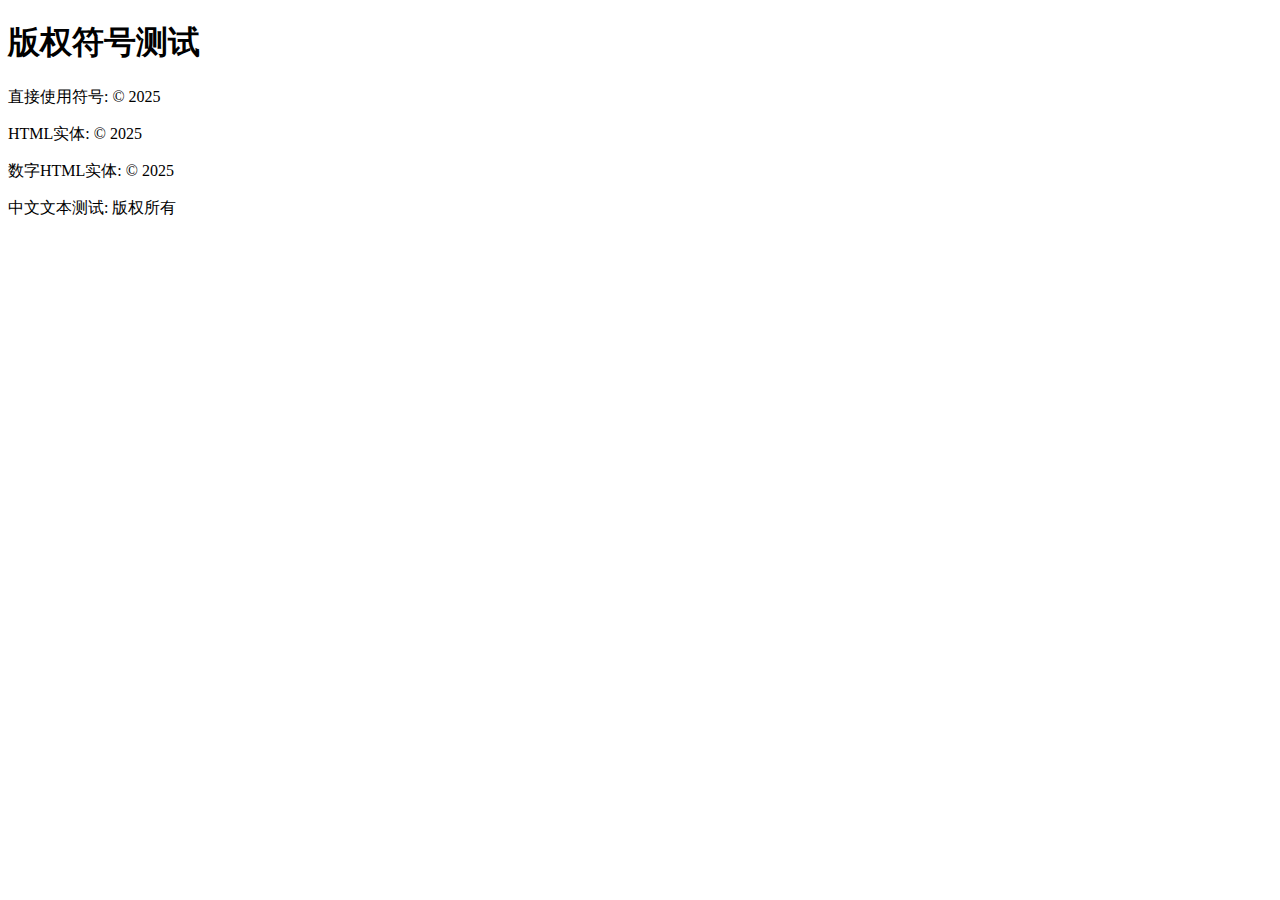
<file: test-encoding.html>
<!DOCTYPE html>
<html lang="zh">
<head>
    <meta charset="UTF-8">
    <meta name="viewport" content="width=device-width, initial-scale=1.0">
    <title>编码测试</title>
</head>
<body>
    <h1>版权符号测试</h1>
    
    <p>直接使用符号: © 2025</p>
    <p>HTML实体: &copy; 2025</p>
    <p>数字HTML实体: &#169; 2025</p>
    <p>中文文本测试: 版权所有</p>
</body>
</html>
</file>
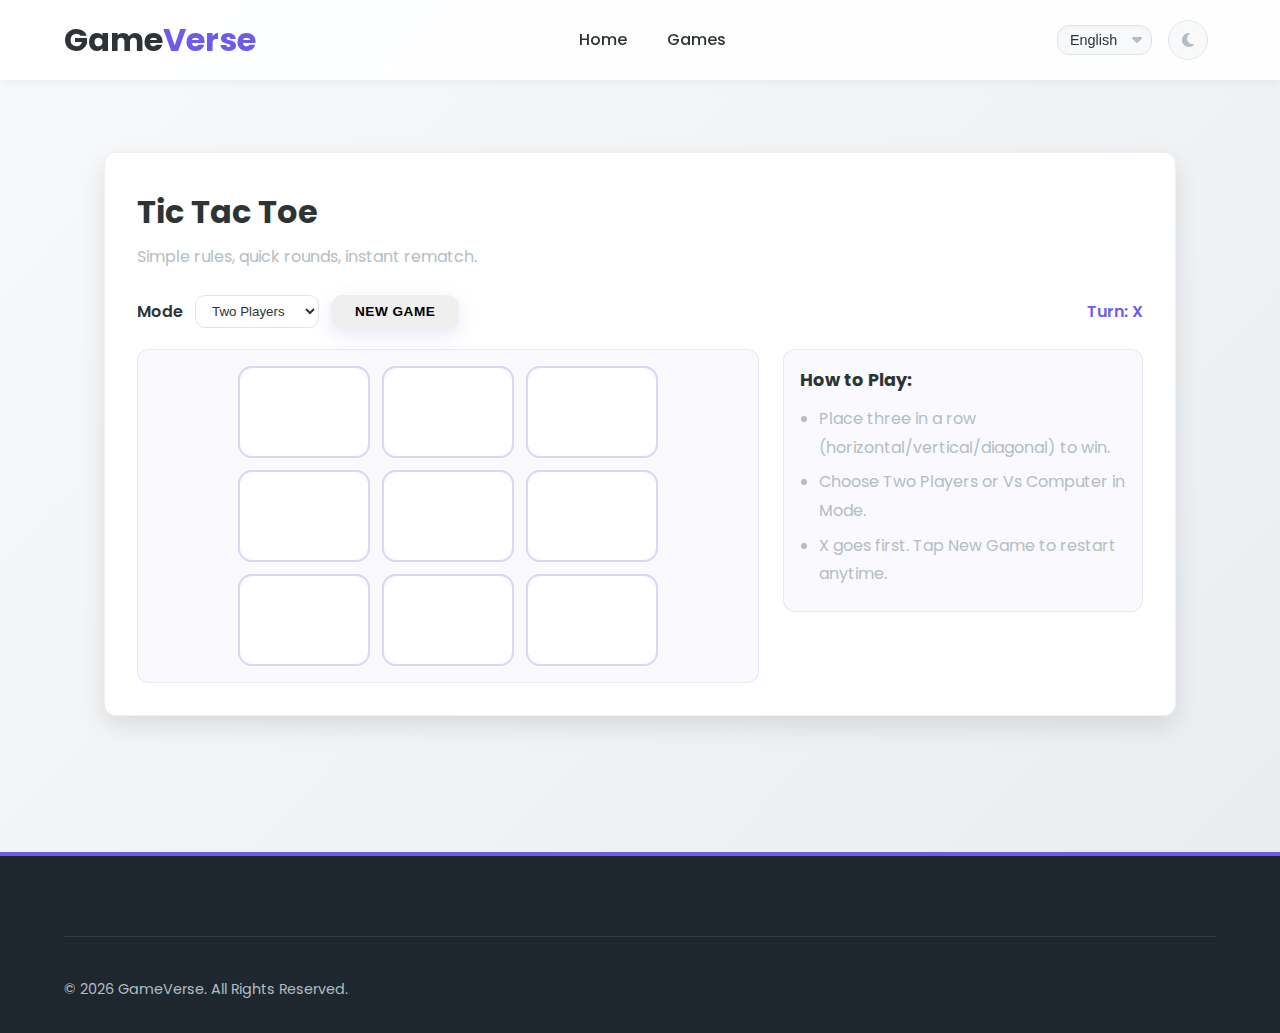
<file: tic-tac-toe.html>
<!DOCTYPE html>
<html lang="en">
<head>
    <meta charset="UTF-8">
    <meta name="viewport" content="width=device-width, initial-scale=1.0">
    <title>GameVerse - Tic Tac Toe</title>
    <link rel="stylesheet" href="styles.css">
    <link rel="stylesheet" href="game-page.css">
    <link rel="stylesheet" href="https://cdnjs.cloudflare.com/ajax/libs/font-awesome/6.4.0/css/all.min.css">
    <link href="https://fonts.googleapis.com/css2?family=Poppins:wght@300;400;500;600;700&display=swap" rel="stylesheet">
    <script>
        (function() {
            var currentLang = localStorage.getItem('language') ||
                             (navigator.language || navigator.userLanguage).split('-')[0];
            if (!['zh', 'en'].includes(currentLang)) currentLang = 'en';
            document.documentElement.lang = currentLang;
        })();
    </script>
</head>
<body>
    <header>
        <nav>
            <div class="logo">
                <h1><a href="index.html" aria-label="GameVerse Home">Game<span>Verse</span></a></h1>
            </div>
            <ul class="nav-links">
                <li><a href="index.html" data-key="home">Home</a></li>
                <li><a href="index.html#games" data-key="games">Games</a></li>
            </ul>
            <div class="nav-controls">
                <div class="language-switch">
                    <label for="language-selector" class="sr-only" data-key="languageSelector">Select language</label>
                    <select id="language-selector" aria-label="Select language">
                        <option value="zh" data-key="chineseOption">中文</option>
                        <option value="en" data-key="englishOption">English</option>
                    </select>
                </div>
                <button type="button" class="theme-toggle" aria-label="Toggle theme">
                    <i class="fas fa-moon"></i>
                </button>
            </div>
        </nav>
    </header>

    <main class="game-page-main">
        <div class="game-shell">
            <h1 data-key="ticTacToeTitle">Tic Tac Toe</h1>
            <p class="game-subtitle" data-key="ticTacToeSubtitle">Quick rounds, simple rules, instant rematch.</p>

            <div class="game-toolbar">
                <div class="game-controls">
                    <label for="ttt-mode" data-key="mode">Mode</label>
                    <select id="ttt-mode">
                        <option value="two" data-key="twoPlayers">Two Players</option>
                        <option value="cpu" data-key="vsComputer">Vs Computer</option>
                    </select>
                    <button type="button" class="btn" id="ttt-new" data-key="newGame">New Game</button>
                </div>
                <div id="ttt-status" class="game-status" aria-live="polite"></div>
            </div>

            <div class="game-grid two-col">
                <div class="game-panel">
                    <div id="ttt-board" class="ttt-board" role="grid" aria-label="Tic Tac Toe board"></div>
                </div>
                <div class="game-panel">
                    <div class="howto-title" data-key="howToPlay">How to Play:</div>
                    <ul class="howto">
                        <li data-key="tttHow1">Place three in a row (horizontal/vertical/diagonal) to win.</li>
                        <li data-key="tttHow2">Choose Two Players or Vs Computer in Mode.</li>
                        <li data-key="tttHow3">X goes first. Tap New Game to restart anytime.</li>
                    </ul>
                </div>
            </div>
        </div>
    </main>

    <footer>
        <div class="footer-bottom">
            <p>&copy; 2025 GameVerse. All Rights Reserved.</p>
        </div>
    </footer>

    <script src="translations.js" charset="UTF-8"></script>
    <script src="script.js" charset="UTF-8"></script>
    <script src="tic-tac-toe.js" charset="UTF-8"></script>
</body>
</html>
</file>
<file: styles.css>
/* Global Styles & Variables */
:root {
    --primary-color: #6c5ce7;       /* 主色调 - 紫色 */
    --primary-light: #a29bfe;     /* 浅紫色 */
    --primary-dark: #544ab0;      /* 深紫色 (新) */
    --secondary-color: #00cec9;     /* 次色调 - 青色 */
    --accent-color: #fd79a8;       /* 强调色 - 粉色 */
    --light-bg: #f8f9fa;          /* 亮色背景 */
    --light-card-bg: #ffffff;     /* 亮色卡片背景 */
    --light-text: #2d3436;        /* 亮色文本 */
    --dark-bg: #1e272e;           /* 暗色背景 */
    --dark-card-bg: #2d3436;      /* 暗色卡片背景 */
    --dark-text: #dfe6e9;         /* 暗色文本 */
    --grey-color: #b2bec3;        /* 灰色 */
    --light-grey: #dfe6e9;       /* 浅灰 (新) */
    --success-color: #00b894;     /* 成功色 */
    --warning-color: #fdcb6e;     /* 警告色 */
    --danger-color: #d63031;      /* 危险色 */
    --shadow-light: 0 6px 18px rgba(108, 92, 231, 0.15); /* 浅阴影 (新) */
    --shadow-strong: 0 10px 25px rgba(0, 0, 0, 0.1);   /* 强阴影 */
    --border-radius-sm: 6px;       /* 小圆角 (新) */
    --border-radius-md: 12px;      /* 中圆角 (调整) */
    --border-radius-lg: 20px;      /* 大圆角 (新) */
    --transition-fast: all 0.2s ease-out; /* 快速过渡 (新) */
    --transition-std: all 0.35s cubic-bezier(0.25, 0.8, 0.25, 1); /* 标准过渡 (调整) */

    /* Difficulty Colors */
    --difficulty-easy: #2ecc71;
    --difficulty-medium: #f39c12;
    --difficulty-hard: #e74c3c;
    --difficulty-text: #ffffff;

    /* Subtle Background Gradient */
    --light-body-gradient: linear-gradient(135deg, #f8f9fa 0%, #e9ecef 100%);
    --dark-body-gradient: linear-gradient(135deg, #1e272e 0%, #2d3436 100%);

    /* Section Separator */
    --section-border: 1px solid rgba(0, 0, 0, 0.05);
    --dark-section-border: 1px solid rgba(255, 255, 255, 0.08);

    /* Typewriter caret color variable */
    --typewriter-caret-color: var(--primary-color);
}

* {
    margin: 0;
    padding: 0;
    box-sizing: border-box;
}

html {
    scroll-behavior: smooth;
    font-size: 16px; /* Base font size */
}

body {
    font-family: 'Poppins', sans-serif;
    line-height: 1.7;
    color: var(--light-text);
    background: var(--light-body-gradient); /* Use subtle gradient */
    transition: background-color var(--transition-std), color var(--transition-std);
    overflow-x: hidden; /* Prevent horizontal scroll */
}

a {
    text-decoration: none;
    color: inherit;
    transition: color var(--transition-fast);
}
a:hover {
    color: var(--primary-color);
}

ul {
    list-style: none;
}

img {
    max-width: 100%;
    height: auto; /* Maintain aspect ratio */
    display: block;
}

/* Buttons */
.btn {
    display: inline-block;
    padding: 0.6rem 1.5rem; /* 减小按钮padding */
    border: none;
    border-radius: var(--border-radius-md); /* 减小圆角 */
    font-weight: 600;
    cursor: pointer;
    transition: var(--transition-std);
    text-transform: uppercase;
    letter-spacing: 0.5px;
    font-size: 0.85rem; /* 减小字体大小 */
    box-shadow: var(--shadow-light);
    text-align: center;
}

.primary-btn {
    background: linear-gradient(45deg, var(--primary-color), var(--primary-light));
    color: white;
}

.primary-btn:hover {
    background: linear-gradient(45deg, var(--primary-light), var(--primary-color));
    transform: translateY(-3px) scale(1.02); /* 减小悬停效果 */
    box-shadow: 0 5px 15px rgba(108, 92, 231, 0.25); /* 减小阴影 */
}

.reset-btn {
    background-color: var(--secondary-color);
    color: white;
    padding: 0.6rem 1.2rem;
    font-size: 0.85rem;
    border-radius: var(--border-radius-md);
    display: flex;
    justify-content: center;
    align-items: center;
}
.reset-btn:hover {
    background-color: #00b894; /* Darker secondary color */
    transform: translateY(-2px);
}

/* Section Styling */
section {
    padding: 4rem 5%; /* Reduced top/bottom padding slightly */
    max-width: 1400px;
    margin: 0 auto;
    position: relative; /* For potential pseudo-elements */
}

/* Add subtle separators between sections */
section:not(:first-child)::before {
    content: '';
    position: absolute;
    top: 0;
    left: 10%;
    right: 10%;
    height: 1px;
    background: var(--section-border);
    opacity: 0.7;
}


.section-header {
    text-align: center;
    margin-bottom: 3.5rem; /* Increased spacing */
}

.section-header h2 {
    font-size: 2.8rem; /* Slightly larger */
    margin-bottom: 0.8rem;
    color: var(--primary-dark); /* Use darker primary */
    font-weight: 700;
}

.section-header p {
    font-size: 1.1rem;
    color: var(--grey-color);
    max-width: 600px; /* Limit width */
    margin: 0 auto; /* Center */
}

/* Header and Navigation */
header {
    background-color: rgba(255, 255, 255, 0.9); /* Slightly transparent */
    backdrop-filter: blur(10px); /* Glass effect */
    box-shadow: 0 2px 10px rgba(0, 0, 0, 0.05); /* Softer shadow */
    position: sticky;
    top: 0;
    z-index: 1000; /* Ensure it's above everything */
    transition: background-color var(--transition-std);
}

nav {
    display: flex;
    justify-content: space-between;
    align-items: center;
    padding: 0.8rem 5%; /* Slightly reduced padding */
    max-width: 1400px;
    margin: 0 auto;
}

.logo h1 {
    font-size: 2rem; /* Larger logo */
    font-weight: 700;
    color: var(--light-text);
}

.logo span {
    color: var(--primary-color);
}

.nav-links {
    display: flex;
    gap: 2.5rem; /* Increased gap */
}

.nav-links a {
    font-weight: 500;
    position: relative;
    padding: 0.5rem 0;
    color: var(--light-text);
    font-size: 1rem;
}

.nav-links a::after {
    content: '';
    position: absolute;
    bottom: -2px; /* Position slightly below */
    left: 0;
    width: 0%;
    height: 3px; /* Thicker underline */
    background-color: var(--primary-color);
    transition: width var(--transition-std);
    border-radius: 2px;
}

.nav-links a:hover::after,
.nav-links a.active::after {
    width: 100%;
}
.nav-links a:hover {
    color: var(--primary-color); /* Hover color */
}
.nav-links a.active {
    color: var(--primary-color); /* Active color */
    font-weight: 600;
}


.nav-controls {
    display: flex;
    align-items: center;
    gap: 1rem; /* Reduced gap */
    padding: 5px 8px; /* Adjusted padding */
    background-color: transparent; /* Make transparent */
    border-radius: var(--border-radius-lg);
    /* Removed shadow */
}

/* Language Switch and Theme Toggle Styles */
.language-switch select {
    background-color: var(--light-bg);
    border: 1px solid var(--light-grey);
    border-radius: var(--border-radius-md); /* Match other elements */
    padding: 6px 28px 6px 12px; /* Adjusted padding */
    font-size: 0.9rem;
    color: var(--light-text);
    cursor: pointer;
    appearance: none;
    -webkit-appearance: none;
    -moz-appearance: none;
    outline: none;
    transition: var(--transition-std);
    box-shadow: inset 0 1px 3px rgba(0,0,0,0.05);
}

.language-switch {
    position: relative;
}

.language-switch::after { /* Custom arrow */
    content: '\f0d7';
    font-family: 'Font Awesome 6 Free'; /* Updated Font Awesome family */
    font-weight: 900;
    position: absolute;
    right: 10px;
    top: 50%;
    transform: translateY(-50%);
    pointer-events: none;
    color: var(--grey-color); /* Use grey for arrow */
    transition: color var(--transition-fast);
}

.language-switch select:hover {
    border-color: var(--primary-color);
    box-shadow: 0 0 5px rgba(108, 92, 231, 0.2);
}
.language-switch select:focus {
     border-color: var(--primary-color);
     box-shadow: 0 0 0 3px rgba(108, 92, 231, 0.15);
}

.theme-toggle {
    cursor: pointer;
    font-size: 1.3rem; /* Slightly larger icon */
    color: var(--grey-color); /* Start with grey */
    width: 40px; /* Larger touch target */
    height: 40px;
    padding: 0;
    appearance: none;
    font: inherit;
    display: flex;
    align-items: center;
    justify-content: center;
    border-radius: 50%;
    background-color: var(--light-bg);
    border: 1px solid var(--light-grey);
    transition: var(--transition-std);
}

.theme-toggle:hover {
    background-color: var(--primary-light);
    color: white;
    border-color: var(--primary-light);
    transform: rotate(15deg); /* Slight rotation on hover */
}
.theme-toggle:focus-visible {
    outline: 3px solid rgba(108, 92, 231, 0.25);
    outline-offset: 3px;
}

/* Hero Section */
.hero {
    display: flex;
    align-items: center;
    min-height: calc(100vh - 70px); /* Adjusted height slightly */
    padding: 3rem 5% 4rem; /* Adjusted padding */
    gap: 3rem; /* Add gap between content and image */
}

.hero-content {
    flex: 1.1; /* Give slightly more space to content */
    padding-right: 1rem;
    animation: slideInFromLeft 0.8s ease-out forwards; /* Entrance animation */
}

.hero-content h1 {
    font-size: clamp(2.5rem, 5vw, 4rem); /* Responsive font size */
    margin-bottom: 1.2rem;
    color: var(--primary-dark);
    font-weight: 700;
    line-height: 1.2;
}

.hero-content p { /* This is the .typewriter-text element */
    font-size: clamp(1rem, 2.5vw, 1.2rem);
    margin-bottom: 2.5rem;
    color: var(--grey-color);
    max-width: 550px;
    /* Typewriter specific styles are handled by .typewriter-text class below */
}

.hero-image {
    flex: 0.9;
    display: flex;
    justify-content: center;
    align-items: center;
    position: relative; /* Needed for absolute positioned shapes */
    animation: fadeIn 1s ease-out 0.3s forwards; /* Fade in animation */
    opacity: 0; /* Start hidden for animation */
}

/* Enhanced Hero Animation Container */
.hero-animation {
    width: clamp(300px, 80%, 500px); /* Responsive width */
    aspect-ratio: 1 / 1; /* Make it square */
    background: linear-gradient(135deg, var(--primary-color), var(--primary-light));
    border-radius: var(--border-radius-lg); /* Smoother radius */
    position: relative;
    overflow: visible; /* Allow icons/shapes to peek out slightly */
    box-shadow: 0 15px 35px rgba(108, 92, 231, 0.25); /* Enhanced shadow */
    transform: rotate(-5deg); /* Slight tilt */
    transition: transform 0.5s ease-out;
}
.hero:hover .hero-animation {
    transform: rotate(0deg) scale(1.02); /* Straighten and scale slightly on hover */
}


/* Floating Icons Enhancement */
.floating-icon {
    position: absolute;
    width: clamp(50px, 12vw, 70px); /* Responsive size */
    height: clamp(50px, 12vw, 70px);
    background: white;
    border-radius: var(--border-radius-md);
    display: flex;
    justify-content: center;
    align-items: center;
    font-size: clamp(1.5rem, 4vw, 2rem);
    color: var(--primary-color);
    animation: floatEnhanced 6s infinite ease-in-out; /* Slower, smoother float */
    box-shadow: 0 8px 20px rgba(0,0,0,0.15);
    transition: transform 0.3s ease-out;
}
.floating-icon:hover {
    transform: scale(1.1) rotate(10deg); /* Scale and rotate on hover */
}

/* Adjusted icon positions */
.icon1 { top: -10%; left: 15%; animation-delay: 0s; }
.icon2 { top: 25%; right: -12%; animation-delay: 1.5s; }
.icon3 { bottom: -8%; left: 40%; animation-delay: 3s; }
.icon4 { bottom: 30%; left: -15%; animation-delay: 4.5s; }

@keyframes floatEnhanced {
    0%, 100% { transform: translateY(0) rotate(0deg); }
    25% { transform: translateY(-15px) rotate(-5deg); }
    50% { transform: translateY(0) rotate(0deg); }
    75% { transform: translateY(15px) rotate(5deg); }
}

/* Subtle Background Shapes in Hero Animation */
.hero-bg-shape {
    position: absolute;
    border-radius: 30% 70% 70% 30% / 30% 30% 70% 70%; /* Organic shape */
    opacity: 0.1;
    background: white;
    animation: morph 15s infinite ease-in-out alternate;
}
.shape1 { width: 150px; height: 150px; top: 10%; left: 10%; animation-delay: 0s; }
.shape2 { width: 100px; height: 100px; bottom: 15%; right: 5%; animation-delay: -5s; }
.shape3 { width: 80px; height: 80px; top: 50%; left: 50%; transform: translate(-50%, -50%); animation-delay: -10s;}

@keyframes morph {
    0%, 100% { border-radius: 30% 70% 70% 30% / 30% 30% 70% 70%; transform: rotate(0deg) scale(1); }
    50% { border-radius: 50% 50% 30% 70% / 60% 40% 60% 40%; transform: rotate(180deg) scale(1.1); }
}


/* Featured Section */
.featured-section {
    background-color: var(--light-bg); /* Ensure background color */
    padding-top: 5rem; /* More space above */
    border-top: var(--section-border);
}

.featured-game-container {
     display: flex;
     justify-content: center; /* Center the card */
}

.featured-game-card { /* Renamed from .featured-game */
    background-color: var(--light-card-bg);
    border-radius: var(--border-radius-lg); /* Larger radius */
    box-shadow: var(--shadow-strong); /* Stronger shadow */
    overflow: hidden;
    max-width: 900px; /* Limit max width */
    width: 100%;
    transition: transform var(--transition-std), box-shadow var(--transition-std);
}
.featured-game-card:hover {
    transform: translateY(-5px);
    box-shadow: 0 15px 35px rgba(0, 0, 0, 0.1);
}


.featured-game-card h3 {
    padding: 1.5rem 2rem;
    font-size: 1.8rem;
    background: linear-gradient(45deg, var(--primary-color), var(--primary-light)); /* Match button gradient */
    color: white;
    text-align: center;
}

.game-preview {
    padding: 2rem;
    min-height: 350px; /* 确保预览区域有足够高度 */
}

.memory-game {
    width: 100%;
    height: 100%; /* 确保填满容器 */
}

.controls {
    display: flex;
    justify-content: space-between;
    align-items: center;
    margin-bottom: 1.5rem; /* More space */
    padding-bottom: 1rem;
    border-bottom: 1px solid var(--light-grey);
}

.stats {
    display: flex;
    gap: 2rem;
    font-weight: 500;
    font-size: 1rem;
}

.game-board {
    display: grid;
    grid-template-columns: repeat(4, 1fr); /* 固定4列 */
    gap: 1rem;
    margin-top: 1rem;
    max-width: 500px; /* Limit board width */
    margin-left: auto;
    margin-right: auto;
    min-height: 300px; /* 确保游戏板有足够的高度 */
    width: 100%; /* 确保宽度充满容器 */
    background-color: rgba(108, 92, 231, 0.05); /* 更明显的背景色 */
    border-radius: var(--border-radius-md);
    padding: 1rem;
    border: 2px solid var(--primary-light); /* 添加边框 */
    box-shadow: var(--shadow-light); /* 添加阴影 */
    position: relative; /* 为加载指示器做准备 */
}

/* 添加加载指示器 */
.game-board::before {
    content: '';
    position: absolute;
    top: 50%;
    left: 50%;
    transform: translate(-50%, -50%);
    width: 60px;
    height: 60px;
    border-radius: 50%;
    border: 4px solid rgba(108, 92, 231, 0.2);
    border-top-color: var(--primary-color);
    animation: spin 1s infinite linear;
    z-index: 0;
}

@keyframes spin {
    0% { transform: translate(-50%, -50%) rotate(0deg); }
    100% { transform: translate(-50%, -50%) rotate(360deg); }
}

/* 卡片在加载指示器之上 */
.memory-card {
    aspect-ratio: 1 / 1; /* Make cards square */
    position: relative;
    transform-style: preserve-3d;
    transition: transform 0.6s cubic-bezier(0.4, 0, 0.2, 1); /* Smoother flip */
    cursor: pointer;
    border-radius: var(--border-radius-sm); /* Match the faces */
    min-height: 60px; /* 确保有最小高度 */
    min-width: 60px; /* 确保有最小宽度 */
    height: 100%; /* 填充可用空间 */
    z-index: 1; /* 确保卡片在加载指示器之上 */
    background-color: var(--light-card-bg); /* 确保有背景色 */
    box-shadow: var(--shadow-light); /* 添加阴影 */
}

.memory-card .front-face,
.memory-card .back-face {
    width: 100%;
    height: 100%;
    position: absolute;
    backface-visibility: hidden;
    display: flex;
    justify-content: center;
    align-items: center;
    border-radius: var(--border-radius-sm); /* Smaller radius for cards */
    box-shadow: 0 4px 8px rgba(0,0,0,0.1);
    transition: background-color var(--transition-fast), color var(--transition-fast);
}

.memory-card .front-face {
    background-color: var(--light-card-bg);
    transform: rotateY(180deg);
    border: 2px solid var(--primary-light);
}

.memory-card .front-face i {
    font-size: clamp(1.5rem, 5vw, 2.5rem); /* Responsive icon size */
    color: var(--primary-color);
}

.memory-card .back-face {
    background: linear-gradient(135deg, var(--primary-light), var(--primary-color)); /* Gradient back */
    color: white;
    border: 2px solid transparent;
}

.memory-card .back-face i {
    font-size: clamp(1.5rem, 5vw, 2.5rem);
}

.memory-card.flip {
    transform: rotateY(180deg);
}

.memory-card:not(.flip):hover .back-face {
    background: linear-gradient(135deg, var(--primary-color), var(--primary-light)); /* Invert gradient on hover */
    transform: scale(1.03); /* Slight grow effect */
    box-shadow: 0 6px 12px rgba(0,0,0,0.2);
}

/* Matched card effect */
.memory-card.matched .front-face {
    background-color: rgba(46, 204, 113, 0.1); /* Light green background */
    border-color: var(--difficulty-easy); /* Green border */
}

.memory-card.matched .front-face i {
    color: var(--difficulty-easy); /* Green icon */
}

/* Dark theme support for memory cards */
body.dark-theme .memory-card .front-face {
    background-color: var(--dark-card-bg);
    border-color: var(--primary-color);
}

body.dark-theme .memory-card .front-face i {
    color: var(--primary-light);
}

body.dark-theme .memory-card .back-face {
    background: linear-gradient(135deg, var(--primary-color), var(--primary-dark));
}

body.dark-theme .memory-card:not(.flip):hover .back-face {
    background: linear-gradient(135deg, var(--primary-dark), var(--primary-color));
}

body.dark-theme .memory-card.matched .front-face {
    background-color: rgba(46, 204, 113, 0.2);
    border-color: var(--difficulty-easy);
}

.game-instructions {
    padding: 1.5rem 2rem;
    background-color: var(--light-bg);
    border-top: 1px solid var(--light-grey);
}

.game-instructions h4 {
    margin-bottom: 0.5rem;
    color: var(--primary-dark);
    font-weight: 600;
}
.game-instructions p {
    color: var(--grey-color);
    font-size: 0.95rem;
}

/* Developer Section - NEW Grid Layout */
.developer-section {
    padding: 4rem 5% 5rem; /* Adjust padding */
    background-color: var(--light-bg); /* Match featured section */
    border-top: var(--section-border);
}

.developer-grid {
    display: grid;
    grid-template-columns: repeat(auto-fit, minmax(220px, 1fr)); /* Responsive grid */
    gap: 2.5rem; /* Increased gap */
    max-width: 1000px; /* Limit width */
    margin: 2rem auto 0; /* Center grid and add top margin */
}

.developer-card {
    background-color: var(--light-card-bg);
    border-radius: var(--border-radius-md);
    padding: 2rem 1.5rem;
    text-align: center;
    box-shadow: var(--shadow-light);
    transition: var(--transition-std);
    border: 1px solid transparent; /* Placeholder for hover border */
}

.developer-card:hover {
    transform: translateY(-8px) scale(1.03); /* More pronounced hover effect */
    box-shadow: 0 12px 28px rgba(108, 92, 231, 0.2);
    border-color: var(--primary-light);
}

.developer-icon {
    font-size: 3rem;
    color: var(--primary-color);
    margin-bottom: 1.5rem;
    display: inline-block; /* Allows transform */
    transition: transform var(--transition-fast);
}
.developer-card:hover .developer-icon {
    transform: rotateY(360deg) scale(1.1); /* Rotate icon on hover */
}


.developer-name {
    font-size: 1.3rem;
    font-weight: 600;
    color: var(--light-text);
    margin-bottom: 0.5rem;
}

.developer-role { /* Optional role text */
    font-size: 0.9rem;
    color: var(--grey-color);
}

/* About Section */
.about-section {
    padding: 4.5rem 5%;
    background-color: var(--light-card-bg);
    border-top: var(--section-border);
}

.about-content {
    max-width: 900px;
    margin: 0 auto;
    text-align: center;
}

.about-content p {
    color: var(--grey-color);
    font-size: 1.05rem;
    line-height: 1.9;
}


/* Games Section */
.games-section {
    padding: 5rem 5%;
    background-color: var(--light-bg); /* Ensure background */
    border-top: var(--section-border);
}

.category-filter {
    display: flex;
    justify-content: center;
    flex-wrap: wrap;
    gap: 1rem;
    margin-bottom: 3rem; /* More space below filters */
}

.filter-btn {
    padding: 0.6rem 1.6rem; /* Adjusted padding */
    background-color: var(--light-card-bg);
    border: 1px solid var(--light-grey);
    border-radius: var(--border-radius-lg); /* Match primary button */
    cursor: pointer;
    transition: var(--transition-std);
    font-weight: 500;
    color: var(--grey-color); /* Start greyed out */
    box-shadow: 0 2px 5px rgba(0,0,0,0.05);
}

.filter-btn:hover {
    background-color: var(--primary-light);
    color: white;
    border-color: var(--primary-light);
    transform: translateY(-2px);
}
.filter-btn.active {
    background-color: var(--primary-color);
    color: white;
    border-color: var(--primary-color);
    box-shadow: 0 4px 10px rgba(108, 92, 231, 0.2);
    transform: translateY(-2px);
}

.games-grid {
    display: grid;
    grid-template-columns: repeat(auto-fill, minmax(280px, 1fr)); /* Slightly smaller min size */
    gap: 2.5rem; /* Increased gap */
}

.game-card {
    background-color: var(--light-card-bg);
    border-radius: var(--border-radius-md);
    overflow: hidden;
    box-shadow: var(--shadow-light);
    transition: var(--transition-std);
    display: flex; /* Use flexbox for better control */
    flex-direction: column; /* Stack thumb and info vertically */
}

.game-card:hover {
    transform: translateY(-10px) scale(1.02); /* Lift and scale */
    box-shadow: 0 15px 30px rgba(0, 0, 0, 0.1); /* Stronger hover shadow */
}

.game-thumb {
    position: relative;
    overflow: hidden;
    border-bottom: 1px solid var(--light-grey); /* Separator */
    isolation: isolate; /* Ensure overlay stacks above preview artwork */
}


.game-overlay {
    position: absolute;
    top: 0;
    left: 0;
    width: 100%;
    height: 100%;
    background: linear-gradient(rgba(45, 52, 54, 0.2), rgba(45, 52, 54, 0.8)); /* Darker gradient */
    display: flex;
    flex-direction: column; /* Stack elements */
    justify-content: center;
    align-items: center;
    opacity: 0;
    z-index: 10;
    transition: opacity var(--transition-std); /* Only transition opacity */
}

.game-card:not(.coming-soon) .game-overlay {
    opacity: 1;
    background: linear-gradient(rgba(45, 52, 54, 0.0), rgba(45, 52, 54, 0.65));
    justify-content: flex-end;
    padding-bottom: 1rem;
}

.game-card:hover .game-overlay {
    opacity: 1;
}

.play-btn {
    background: var(--primary-color);
    color: white;
    padding: 0.8rem 1.8rem;
    border-radius: var(--border-radius-lg);
    transform: translateY(20px);
    transition: transform 0.4s cubic-bezier(0.25, 0.8, 0.25, 1) 0.1s, opacity 0.3s ease-out 0.1s; /* Delayed transform */
    opacity: 0;
    text-transform: uppercase;
    font-weight: 600;
    letter-spacing: 0.5px;
}

.game-card:not(.coming-soon) .play-btn {
    opacity: 1;
    transform: translateY(0);
}

.game-card:hover .play-btn {
    transform: translateY(0);
    opacity: 1;
}
.play-btn:hover {
    background: var(--primary-light);
}

.coming-soon-label {
    background-color: var(--accent-color);
    color: white;
    padding: 0.6rem 1.2rem;
    border-radius: var(--border-radius-md);
    font-weight: 500;
    font-size: 0.9rem;
    transform: translateY(20px);
    transition: transform 0.4s cubic-bezier(0.25, 0.8, 0.25, 1) 0.1s, opacity 0.3s ease-out 0.1s;
    opacity: 0;
}
.game-card:hover .coming-soon-label {
    transform: translateY(0);
    opacity: 1;
}

.game-info {
    padding: 1.2rem 1.5rem; /* Adjusted padding */
    flex-grow: 1; /* Allow info to take remaining space */
    display: flex;
    flex-direction: column;
    justify-content: space-between; /* Push meta to bottom */
}

.game-info h3 {
    margin-bottom: 0.8rem;
    color: var(--light-text);
    font-size: 1.25rem; /* Slightly smaller title */
    font-weight: 600;
}

.game-meta {
    display: flex;
    justify-content: space-between;
    align-items: center; /* Align items vertically */
    margin-top: 1rem; /* Add space above meta */
}

.category {
    background-color: var(--primary-light);
    color: white;
    padding: 0.3rem 0.9rem; /* Adjusted padding */
    border-radius: var(--border-radius-lg);
    font-size: 0.75rem; /* Smaller font */
    font-weight: 500;
    text-transform: uppercase;
}

.difficulty {
    padding: 0.3rem 0.9rem;
    border-radius: var(--border-radius-lg);
    font-size: 0.75rem;
    font-weight: 500;
    text-transform: uppercase;
    color: var(--difficulty-text);
}
/* Difficulty specific colors */
.difficulty.easy { background-color: var(--difficulty-easy); }
.difficulty.medium { background-color: var(--difficulty-medium); }
.difficulty.hard { background-color: var(--difficulty-hard); }


/* Footer */
footer {
    background-color: var(--dark-bg);
    color: var(--light-grey); /* Use lighter grey */
    padding: 5rem 5% 2rem; /* More top padding */
    margin-top: 4rem; /* Space above footer */
    border-top: 4px solid var(--primary-color); /* Accent border */
}

.footer-content {
    display: grid;
    grid-template-columns: repeat(auto-fit, minmax(250px, 1fr));
    gap: 3rem;
    max-width: 1400px;
    margin: 0 auto 3rem;
}

.footer-logo h2 {
    font-size: 2rem;
    margin-bottom: 1rem;
    color: white; /* White logo text */
}

.footer-logo span {
    color: var(--primary-light);
}

.footer-logo p {
    color: var(--grey-color);
}

.footer-links h3,
.footer-newsletter h3 {
    margin-bottom: 1.5rem;
    position: relative;
    display: inline-block;
    color: white; /* White headings */
    font-size: 1.2rem;
}

.footer-links h3::after,
.footer-newsletter h3::after {
    content: '';
    position: absolute;
    left: 0;
    bottom: -8px; /* Lower underline */
    width: 50px;
    height: 3px; /* Thicker underline */
    background-color: var(--primary-light);
    border-radius: 2px;
}

.footer-links ul {
    display: flex;
    flex-direction: column;
    gap: 1rem;
}

.footer-links a {
    color: var(--grey-color);
    transition: var(--transition-fast);
}

.footer-links a:hover {
    color: var(--primary-light);
    padding-left: 5px; /* Indent on hover */
}

.footer-newsletter p {
    color: var(--grey-color);
    margin-bottom: 1rem;
}

.newsletter-form {
    display: flex;
    margin-top: 1.5rem; /* Space above form */
}

.newsletter-form input {
    flex: 1;
    padding: 0.9rem; /* More padding */
    border: 1px solid var(--grey-color);
    border-right: none;
    border-top-left-radius: var(--border-radius-md);
    border-bottom-left-radius: var(--border-radius-md);
    font-family: inherit;
    background-color: var(--dark-card-bg); /* Dark input */
    color: var(--light-grey);
    outline: none;
}
.newsletter-form input::placeholder {
    color: var(--grey-color);
}

.newsletter-form button {
    background-color: var(--primary-color);
    color: white;
    border: none;
    padding: 0 1.5rem;
    border-top-right-radius: var(--border-radius-md);
    border-bottom-right-radius: var(--border-radius-md);
    cursor: pointer;
    font-weight: 600;
    transition: background-color var(--transition-fast);
    display: flex;
    justify-content: center;
    align-items: center;
}
.newsletter-form button:hover {
    background-color: var(--primary-light);
}

.footer-bottom {
    display: flex;
    justify-content: space-between;
    align-items: center;
    max-width: 1400px;
    margin: 0 auto;
    padding-top: 2.5rem; /* More padding */
    border-top: 1px solid rgba(255, 255, 255, 0.1);
}

.footer-bottom p {
    color: var(--grey-color);
    font-size: 0.9rem;
}

.social-links {
    display: flex;
    gap: 1rem;
}

.social-links a {
    display: flex;
    justify-content: center;
    align-items: center;
    width: 40px;
    height: 40px;
    background-color: rgba(255, 255, 255, 0.1);
    border-radius: 50%;
    transition: var(--transition-std);
    color: var(--light-grey);
}

.social-links a:hover {
    background-color: var(--primary-color);
    transform: translateY(-4px) scale(1.1); /* Enhanced hover */
    color: white;
}

/* Dark Theme */
body.dark-theme {
    background: var(--dark-body-gradient); /* Use dark gradient */
    color: var(--dark-text);
    --typewriter-caret-color: var(--primary-light); /* Typewriter caret color for dark theme */
}

body.dark-theme a:hover {
    color: var(--primary-light); /* Lighter hover color in dark theme */
}

body.dark-theme header {
    background-color: rgba(30, 39, 46, 0.85); /* Darker transparent header */
    box-shadow: 0 2px 10px rgba(0, 0, 0, 0.2); /* Darker shadow */
}

body.dark-theme .logo h1 {
    color: var(--dark-text);
}
body.dark-theme .nav-links a {
    color: var(--dark-text);
}
body.dark-theme .nav-links a:hover {
    color: var(--primary-light);
}
body.dark-theme .nav-links a.active {
    color: var(--primary-light);
}
body.dark-theme .nav-links a::after {
    background-color: var(--primary-light);
}

body.dark-theme .language-switch select {
    background-color: var(--dark-card-bg);
    color: var(--dark-text);
    border-color: var(--grey-color);
    box-shadow: inset 0 1px 3px rgba(0,0,0,0.2);
}
body.dark-theme .language-switch::after {
    color: var(--grey-color);
}
body.dark-theme .language-switch select:hover {
    border-color: var(--primary-light);
    box-shadow: 0 0 5px rgba(162, 155, 254, 0.2);
}
body.dark-theme .language-switch select:focus {
     border-color: var(--primary-light);
     box-shadow: 0 0 0 3px rgba(162, 155, 254, 0.15);
}


body.dark-theme .theme-toggle {
    color: var(--grey-color);
    background-color: var(--dark-card-bg);
    border-color: var(--grey-color);
}
body.dark-theme .theme-toggle:hover {
    background-color: var(--primary-color);
    color: white;
    border-color: var(--primary-color);
}

body.dark-theme .section-header h2 {
    color: var(--primary-light); /* Lighter primary for headers */
}
body.dark-theme .section-header p {
    color: var(--grey-color);
}

/* Dark theme section separators */
body.dark-theme section:not(:first-child)::before {
    background: var(--dark-section-border);
}

body.dark-theme .featured-section,
body.dark-theme .games-section,
body.dark-theme .developer-section,
body.dark-theme .about-section {
    background-color: var(--dark-bg); /* Match body background */
    border-top: var(--dark-section-border);
}

body.dark-theme .featured-game-card,
body.dark-theme .game-card,
body.dark-theme .developer-card {
    background-color: var(--dark-card-bg);
    box-shadow: 0 6px 18px rgba(0, 0, 0, 0.2); /* Dark theme shadow */
}
body.dark-theme .featured-game-card:hover,
body.dark-theme .game-card:hover,
body.dark-theme .developer-card:hover {
     box-shadow: 0 12px 28px rgba(0, 0, 0, 0.3);
     border-color: var(--primary-color); /* Use darker primary for hover border */
}


body.dark-theme .game-info h3 {
    color: var(--dark-text);
}
body.dark-theme .developer-name {
    color: var(--dark-text);
}
body.dark-theme .developer-role {
    color: var(--grey-color);
}
body.dark-theme .developer-icon {
    color: var(--primary-light); /* Lighter icon color */
}


body.dark-theme .filter-btn {
    background-color: var(--dark-card-bg);
    color: var(--grey-color);
    border-color: var(--grey-color);
    box-shadow: 0 2px 5px rgba(0,0,0,0.15);
}
body.dark-theme .filter-btn:hover {
    background-color: var(--primary-color);
    color: white;
    border-color: var(--primary-color);
}
body.dark-theme .filter-btn.active {
    background-color: var(--primary-light);
    color: white;
    border-color: var(--primary-light);
    box-shadow: 0 4px 10px rgba(162, 155, 254, 0.2);
}

body.dark-theme .game-instructions {
    background-color: var(--dark-bg); /* Match section bg */
    border-top: 1px solid var(--dark-section-border);
}
body.dark-theme .game-instructions h4 {
     color: var(--primary-light);
}
body.dark-theme .game-instructions p {
     color: var(--grey-color);
}

body.dark-theme .memory-card .front-face {
    background-color: var(--dark-card-bg);
}
body.dark-theme .memory-card .front-face i {
    color: var(--primary-light);
}
body.dark-theme .memory-card .back-face {
     background: linear-gradient(135deg, var(--primary-color), var(--primary-dark));
}
body.dark-theme .memory-card:not(.flip):hover .back-face {
    background: linear-gradient(135deg, var(--primary-dark), var(--primary-color));
}

body.dark-theme .controls {
    border-bottom: 1px solid var(--dark-section-border);
}

body.dark-theme .game-thumb {
     border-bottom: 1px solid var(--dark-section-border);
}


/* Animation Keyframes */
@keyframes slideInFromLeft {
    from { opacity: 0; transform: translateX(-50px); }
    to { opacity: 1; transform: translateX(0); }
}

@keyframes fadeIn {
    from { opacity: 0; transform: scale(0.9); }
    to { opacity: 1; transform: scale(1); }
}

/* Animate on Scroll Logic */
.section-header, .game-card, .featured-game-card, .developer-card {
    opacity: 0;
    transform: translateY(30px); /* Start slightly lower */
    transition: opacity 0.7s ease-out, transform 0.7s ease-out;
}
.section-header.animate, .game-card.animate, .featured-game-card.animate, .developer-card.animate {
    opacity: 1;
    transform: translateY(0);
}
/* Stagger animation for grid items */
.games-grid .game-card, .developer-grid .developer-card {
    transition-delay: calc(var(--card-index) * 0.1s); /* Slower stagger */
}


/* Responsive Design */
@media (max-width: 992px) {
    html { font-size: 15px; } /* Slightly smaller base font */
    .hero {
        flex-direction: column;
        text-align: center;
        gap: 2rem;
        min-height: auto; /* Remove min-height */
        padding: 4rem 5%;
    }
    .hero-content {
        padding-right: 0;
        order: 2; /* Content below image */
    }
     .hero-image {
        order: 1;
        margin-bottom: 2rem;
    }
    .hero-content p { /* This includes .typewriter-text */
        margin: 0 auto 2rem;
    }
    .hero-animation {
        transform: rotate(0deg); /* No tilt on smaller screens */
    }
    .floating-icon { display: none; } /* Hide floating icons on smaller screens */


    .developer-grid {
        grid-template-columns: repeat(auto-fit, minmax(200px, 1fr));
        gap: 2rem;
    }
}

@media (max-width: 768px) {
    html { font-size: 14px; }
    .nav-links {
        display: none; /* Consider implementing a mobile menu toggle */
    }
    nav { padding: 0.8rem 4%; } /* Adjust padding */

    .hero-content h1 { line-height: 1.3; }
    .section-header h2 { font-size: 2.2rem; }

    .game-board {
        max-width: 90%; /* Wider board on mobile */
    }

    .controls {
        flex-direction: column;
        gap: 1rem;
        align-items: center; /* Center controls */
    }
    .stats { justify-content: center; }


    .footer-content { grid-template-columns: 1fr; text-align: center; }
    .footer-links ul { align-items: center; }
    .footer-newsletter form { justify-content: center; }
    .footer-bottom {
        flex-direction: column;
        gap: 1rem;
        text-align: center;
    }
    .social-links { justify-content: center; }

    .developer-grid {
        grid-template-columns: repeat(auto-fit, minmax(180px, 1fr));
        gap: 1.5rem;
    }
     .developer-card { padding: 1.5rem 1rem; }
     .developer-icon { font-size: 2.5rem; margin-bottom: 1rem; }
     .developer-name { font-size: 1.1rem; }

    .nav-controls { gap: 0.5rem; }

    .typewriter-text {
        letter-spacing: 0.1em; /* Reduce letter spacing on smaller screens */
        margin: 0 auto;
        text-align: center;
    }

    .hero-content .primary-btn {
        margin-top: 1.5rem;
        padding: 0.5rem 1.2rem;
        font-size: 0.8rem;
        max-width: 120px;
    }
}

@media (max-width: 576px) {
    .section-header h2 { font-size: 2rem; }
    .games-grid {
        grid-template-columns: 1fr; /* Single column */
        gap: 2rem;
    }

    .category-filter {
        gap: 0.8rem;
    }
    .filter-btn {
        padding: 0.5rem 1.2rem;
        font-size: 0.85rem;
    }

    .developer-grid {
        grid-template-columns: 1fr; /* Single column */
        gap: 1.5rem;
    }

    .game-board {
        grid-template-columns: repeat(4, 1fr);
        gap: 0.5rem;
        max-width: 100%;
    }
    
    .memory-card .front-face i,
    .memory-card .back-face i {
        font-size: 1.2rem;
    }
}

/* Accessibility: Screen Reader Only */
.sr-only {
  position: absolute;
  width: 1px;
  height: 1px;
  padding: 0;
  margin: -1px;
  overflow: hidden;
  clip: rect(0, 0, 0, 0);
  white-space: nowrap;
  border-width: 0;
}

/* Typewriter effect styles - UPDATED */
.typewriter-text {
    /* Inherits font-size, color from .hero-content p */
    overflow: hidden;
    border-right: 2px solid var(--typewriter-caret-color);
    white-space: nowrap;
    margin-left: auto;
    margin-right: auto;
    letter-spacing: 0.15em;
    width: 0;
    
    /* Default values for CSS variables */
    --typewriter-chars: 40;
    --typewriter-duration: 3.5s;
    --typewriter-width: auto;
    
    /* Ensure text container has proper width */
    display: inline-block;
    max-width: var(--typewriter-width, 100%);
    
    animation:
        typing var(--typewriter-duration) steps(var(--typewriter-chars), end) forwards,
        blink-caret 0.75s step-end infinite;
}

@keyframes typing {
    from { 
        width: 0;
    }
    to { 
        width: var(--typewriter-width, 100%);
    }
}

@keyframes blink-caret {
    from, to { border-color: transparent; }
    50% { border-color: var(--typewriter-caret-color); }
}

/* Hero section button initially hidden - UPDATED SIZE */
.hero-content .primary-btn {
    opacity: 0;
    transform: translateY(20px);
    transition: opacity 0.5s ease-out, transform 0.5s ease-out;
    display: block;
    margin: 0 auto;
    margin-top: 2rem;
    /* 调整大小 */
    padding: 0.6rem 1.5rem;
    font-size: 0.85rem;
    min-width: auto;
    width: auto;
    max-width: 150px;
    /* 确保文本居中 */
    text-align: center;
    display: flex;
    justify-content: center;
    align-items: center;
}

.hero-content .primary-btn.show {
    opacity: 1;
    transform: translateY(0);
}
/* styles.css */
/* Add this new rule or modify your existing .game-board::before styles if you have them */

/* Styling for the loading spinner on the game board */
/* This spinner is shown by default if the .game-board element exists before JS loads cards */
.game-board::before {
    content: '';
    position: absolute;
    top: 50%;
    left: 50%;
    transform: translate(-50%, -50%);
    width: 50px; /* Size of the spinner */
    height: 50px;
    border-radius: 50%;
    border: 5px solid rgba(162, 155, 254, 0.3); /* Light purple, semi-transparent border */
    border-top-color: var(--primary-color); /* Solid primary color for the spinning part */
    animation: spin 1s infinite linear;
    z-index: 0; /* Behind cards */
}

/* Hide the CSS spinner once JavaScript has initialized the game and added the 'js-active' class */
.game-board.js-active::before {
    display: none;
}

/* Ensure memory cards are displayed above the spinner if it's briefly visible */
.memory-card {
    /* ... other memory-card styles ... */
    position: relative; /* Needed if not already set, for z-index to work effectively against absolute positioned pseudo-elements */
    z-index: 1; 
}

/* Keyframes for the spinning animation */
@keyframes spin {
    0% { transform: translate(-50%, -50%) rotate(0deg); }
    100% { transform: translate(-50%, -50%) rotate(360deg); }
}

/* Ensure the game board has a position context if not already set, for the absolute spinner */
.game-board {
    position: relative; /* This is important for the ::before pseudo-element's positioning */
    /* ... other .game-board styles ... */
}
</file>
<file: game-cards.css>
/* game-cards.css - Enhanced Game Preview Styles */

/* --- General Preview Styles --- */
.game-thumb {
    /* Ensure aspect ratio is maintained and overflow is hidden */
    width: 100%;
    aspect-ratio: 16 / 10; /* Slightly wider aspect ratio */
    border-radius: var(--border-radius-md); /* Match card radius */
    overflow: hidden;
    position: relative; /* For absolute positioning inside */
    background-color: var(--light-grey); /* Fallback background */
}

.memory-preview,
.snake-preview,
.tictactoe-preview,
.flappy-preview,
.game-2048-preview,
.solitaire-preview {
    width: 100%;
    height: 100%;
    display: flex;
    justify-content: center;
    align-items: center;
    position: relative; /* For internal absolute elements */
    overflow: hidden; /* Clip contents */
    border-radius: inherit; /* Inherit border radius */
    transition: transform var(--transition-std); /* Add transition for potential hover effects */
}

/* Add a subtle inner shadow for depth */
.game-thumb::after {
    content: '';
    position: absolute;
    inset: 0; /* Cover the entire area */
    border-radius: inherit;
    box-shadow: inset 0 0 20px rgba(0, 0, 0, 0.08); /* Subtle inner shadow */
    pointer-events: none; /* Allow clicks through */
    z-index: 1; /* Above background, below overlay */
}

/* --- Memory Game Preview Enhancement --- */
.memory-preview {
    /* Use a more vibrant gradient */
    background: linear-gradient(135deg, var(--primary-light), var(--secondary-color));
    padding: 15px; /* Slightly less padding */
    display: grid;
    grid-template-columns: repeat(3, 1fr);
    gap: 8px; /* Reduced gap */
    transform-style: preserve-3d; /* Enable 3D transforms for children */
    perspective: 800px; /* Add perspective */
}

.preview-card {
    aspect-ratio: 1;
    width: 100%;
    background: transparent; /* Remove background, faces provide color */
    border-radius: var(--border-radius-sm);
    position: relative;
    transform-style: preserve-3d;
    transition: transform 0.7s cubic-bezier(0.4, 0, 0.2, 1); /* Smoother flip */
    animation: memoryCardAppear 0.5s ease-out backwards; /* Entrance animation */
    animation-delay: calc(var(--card-index) * 0.1s); /* Stagger appearance */
    transform: rotateY(180deg); /* Start flipped to back */
}
/* Add index for animation delay */
.memory-preview .preview-card:nth-child(1) { --card-index: 0; }
.memory-preview .preview-card:nth-child(2) { --card-index: 1; }
.memory-preview .preview-card:nth-child(3) { --card-index: 2; }

/* Hover effect on the container */
.game-card:hover .memory-preview .preview-card {
    transform: rotateY(0deg) rotateZ(calc(var(--card-index) * 5deg - 5deg)) scale(1.05); /* Flip to front on hover with slight rotation/scale */
}

.card-face {
    position: absolute;
    width: 100%;
    height: 100%;
    backface-visibility: hidden;
    display: flex;
    justify-content: center;
    align-items: center;
    font-size: clamp(1.2rem, 4vw, 1.8rem); /* Responsive font size */
    border-radius: inherit;
    box-shadow: 0 3px 6px rgba(0,0,0,0.1);
}

.card-back {
    /* Use a slightly darker gradient for the back */
    background: linear-gradient(135deg, var(--primary-color), var(--primary-dark));
    color: white;
    /* transform: rotateY(0deg); Already default */
}
.card-back::before { /* Subtle pattern */
    content: '?';
    font-weight: bold;
    opacity: 0.8;
}


.card-front {
    background: white;
    color: var(--primary-color);
    transform: rotateY(180deg);
    font-weight: 600;
}

@keyframes memoryCardAppear {
    from { opacity: 0; transform: rotateY(180deg) scale(0.5); }
    to { opacity: 1; transform: rotateY(180deg) scale(1); }
}


/* --- Snake Game Preview Enhancement --- */
.snake-preview {
    background-color: var(--dark-bg); /* Use dark theme bg */
    padding: 0;
    position: relative;
    overflow: hidden;
    /* Add a subtle noise texture */
    background-image: linear-gradient(rgba(255,255,255,0.02) 1px, transparent 1px),
                      linear-gradient(90deg, rgba(255,255,255,0.02) 1px, transparent 1px),
                      url("data:image/svg+xml,%3Csvg xmlns='http://www.w3.org/2000/svg' width='4' height='4' viewBox='0 0 4 4'%3E%3Cpath fill='%23ffffff' fill-opacity='0.03' d='M1 3h1v1H1V3zm2-2h1v1H3V1z'%3E%3C/path%3E%3C/svg%3E");
    background-size: 20px 20px, 20px 20px, auto; /* Keep grid size */
}

.snake-grid {
    /* Grid lines are now part of the background */
   display: none;
}

.snake-container {
    position: absolute;
    inset: 0; /* Fill container */
}

/* Snake Segment Style Enhancement */
.snake-segment {
    position: absolute;
    width: 18px;
    height: 18px;
    /* Use a gradient for a slight 3D effect */
    background: linear-gradient(135deg, #34d399, #10b981); /* Brighter green */
    border-radius: 4px; /* Slightly more rounded */
    margin: 1px;
    box-shadow: inset 0 0 3px rgba(0,0,0,0.2), 0 1px 2px rgba(0,0,0,0.3); /* Inner and outer shadow */
    transition: background-color 0.3s ease; /* Smooth transition if needed */
}

/* Snake Head Style Enhancement */
.snake-head {
    background: linear-gradient(135deg, #10b981, #059669); /* Darker head gradient */
    z-index: 5;
    /* Add eyes */
}
.snake-head::before, .snake-head::after {
    content: '';
    position: absolute;
    width: 4px;
    height: 4px;
    background: white;
    border-radius: 50%;
    top: 4px;
}
.snake-head::before { left: 4px; }
.snake-head::after { right: 4px; }


/* Food Style Enhancement */
.snake-food {
    position: absolute;
    width: 16px; /* Slightly larger */
    height: 16px;
    /* Glossy red effect */
    background: radial-gradient(circle at 60% 30%, white, #ff4757 60%);
    border-radius: 50%;
    margin: 2px; /* Adjust margin for new size */
    z-index: 4;
    box-shadow: 0 2px 5px rgba(231, 76, 60, 0.5); /* Red glow */
    /* Position remains controlled by animation */
    top: 140px;
    left: 140px;
}

/* --- Snake Animation Refinement --- */
/* Keep the precise keyframes, but adjust duration/timing if needed */
@keyframes snakeHeadMovePrecise { /* Same keyframes as before */
    0% { top: 20px; left: 20px; } 3.33% { top: 20px; left: 40px; } 6.66% { top: 20px; left: 60px; } 10% { top: 20px; left: 80px; } 13.33% { top: 40px; left: 80px; } 16.66% { top: 60px; left: 80px; } 20% { top: 60px; left: 100px; } 23.33% { top: 60px; left: 120px; } 26.66% { top: 80px; left: 120px; } 30% { top: 100px; left: 120px; } 33.33% { top: 120px; left: 120px; } 36.66% { top: 120px; left: 140px; } 40% { top: 140px; left: 140px; } 43.33% { top: 160px; left: 140px; } 46.66% { top: 20px; left: 20px; } 100% { top: 20px; left: 20px; }
}

@keyframes foodVisibilityPrecise { /* Same keyframes as before */
    0% { opacity: 1; transform: scale(1); } 39.9% { opacity: 1; transform: scale(1); } 40% { opacity: 0; transform: scale(0.5); } 40.1%, 46.5% { opacity: 0; transform: scale(0.5); } 46.7% { opacity: 1; transform: scale(1); } 100% { opacity: 1; transform: scale(1); }
}

/* Apply Animations - Maybe slightly faster */
.snake-head {
    animation: snakeHeadMovePrecise 5s infinite steps(30) both; /* Faster: 5s */
}
.snake-segment:nth-child(2) { animation: snakeHeadMovePrecise 5s infinite steps(30) both; animation-delay: -0.167s; } /* 5s/30 steps */
.snake-segment:nth-child(3) { animation: snakeHeadMovePrecise 5s infinite steps(30) both; animation-delay: -0.333s; }
.snake-segment:nth-child(4) { animation: snakeHeadMovePrecise 5s infinite steps(30) both; animation-delay: -0.5s; }
.snake-segment:nth-child(5) { animation: snakeHeadMovePrecise 5s infinite steps(30) both; animation-delay: -0.667s; }
.snake-segment:nth-child(6) { animation: snakeHeadMovePrecise 5s infinite steps(30) both; animation-delay: -0.833s; }

.snake-food {
    animation: foodVisibilityPrecise 5s infinite steps(30) both; /* Match snake speed */
}


/* --- Tic Tac Toe Preview Enhancement --- */
.tictactoe-preview {
    /* Use a subtle pattern or texture */
    background-color: #e0e0e0; /* Light grey background */
    background-image: linear-gradient(45deg, #f0f0f0 25%, transparent 25%, transparent 75%, #f0f0f0 75%, #f0f0f0),
                      linear-gradient(-45deg, #f0f0f0 25%, transparent 25%, transparent 75%, #f0f0f0 75%, #f0f0f0);
    background-size: 20px 20px;
    padding: 20px;
    display: flex; /* Center the grid */
    justify-content: center;
    align-items: center;
}

.tictactoe-grid {
    width: 80%; /* Relative width */
    max-width: 180px;
    display: grid;
    grid-template-columns: repeat(3, 1fr);
    gap: 8px; /* Reduced gap */
    aspect-ratio: 1;
    background-color: rgba(255, 255, 255, 0.5); /* Semi-transparent white background for grid */
    padding: 8px;
    border-radius: var(--border-radius-md);
    box-shadow: 0 5px 15px rgba(0,0,0,0.1);
}

.tictactoe-cell {
    background: white; /* Solid white cells */
    border-radius: var(--border-radius-sm);
    display: flex;
    justify-content: center;
    align-items: center;
    font-size: clamp(1.8rem, 8vw, 2.5rem); /* Responsive font size */
    color: var(--primary-dark); /* Darker symbol color */
    font-weight: bold;
    aspect-ratio: 1;
    transition: transform var(--transition-fast), background-color var(--transition-fast);
    cursor: default; /* Indicate non-interactive */
}
.tictactoe-cell:hover { /* Subtle hover effect */
    transform: scale(1.05);
    background-color: #f8f9fa;
}

/* Add animation for placing X and O */
.tictactoe-cell:nth-child(1) { animation: placeSymbol 0.3s ease-out 0.2s backwards; }
.tictactoe-cell:nth-child(2) { animation: placeSymbol 0.3s ease-out 0.5s backwards; }
.tictactoe-cell:nth-child(3) { animation: placeSymbol 0.3s ease-out 0.8s backwards; }
.tictactoe-cell:nth-child(4) { animation: placeSymbol 0.3s ease-out 1.1s backwards; }
/* ... and so on for other cells if needed */

@keyframes placeSymbol {
    from { transform: scale(0.5); opacity: 0; }
    to { transform: scale(1); opacity: 1; }
}


/* --- Flappy Bird Preview Enhancement --- */
.flappy-preview {
    /* More vibrant sky gradient */
    background: linear-gradient(to bottom, #87CEFA 0%, #B0E0E6 60%, #98FB98 60%, #90EE90 100%);
    padding: 0; /* Remove padding, use absolute positioning */
    position: relative; /* Ensure positioning context */
    overflow: hidden; /* Hide overflowing elements */
}

/* Bird Enhancement */
.bird {
    width: 45px; /* Slightly larger bird */
    height: 35px;
    position: absolute;
    left: 25%; /* Start further left */
    top: 45%;
    transform-origin: center;
    z-index: 10; /* Ensure bird is above pipes */
    animation: flyUpDown 1.5s infinite ease-in-out; /* Smoother up/down motion */
}

.bird::before { /* Body */
    content: '';
    position: absolute;
    width: 100%;
    height: 100%;
    background: linear-gradient(45deg, #FFEC8B, #FFD700); /* Brighter yellow */
    border-radius: 50% 60% 50% 40%;
    box-shadow: inset -3px -3px 5px rgba(218, 165, 32, 0.5); /* More defined shadow */
}
.bird::after { /* Eye */
    content: '';
    position: absolute;
    width: 7px;
    height: 7px;
    background: #333;
    border-radius: 50%;
    top: 10px;
    left: 28px;
    border: 2px solid white; /* White border */
    box-shadow: 0 0 3px rgba(0,0,0,0.5);
}
.bird-beak {
    position: absolute;
    width: 14px; /* Slightly larger beak */
    height: 9px;
    background: #FFA07A; /* Lighter beak color */
    right: -3px;
    top: 14px;
    border-radius: 3px 5px 5px 3px; /* Sharper beak */
    transform: rotate(-5deg);
}
.bird-wing {
    position: absolute;
    width: 22px;
    height: 18px;
    background: #FFDA63; /* Match body gradient */
    border-radius: 50% 50% 30% 30%; /* Wing shape */
    top: 8px;
    left: 8px;
    transform-origin: top left; /* Rotate from attachment point */
    animation: flapWings 0.3s infinite alternate ease-in-out; /* Faster flap */
    box-shadow: 1px 1px 3px rgba(0,0,0,0.2);
}
.bird-tail { /* Remove tail for simplicity */
   display: none;
}

@keyframes flyUpDown {
    0%, 100% { transform: translateY(-8px) rotate(-8deg); }
    50% { transform: translateY(8px) rotate(8deg); }
}
@keyframes flapWings {
    from { transform: rotate(-30deg); }
    to { transform: rotate(10deg); }
}

/* Pipe Enhancement */
.pipe {
    position: absolute;
    width: 60px; /* Wider pipes */
    background: linear-gradient(to right, #78be20, #5a9a1f); /* Greener gradient */
    border-radius: 6px;
    border: 3px solid #4b8319; /* Darker border */
    box-shadow: 0 0 10px rgba(0,0,0,0.2);
    z-index: 5; /* Below bird */
    animation: movePipes 4s linear infinite; /* Pipe movement animation */
}
.pipe-top {
    top: 0;
    height: 35%; /* Adjust height */
    border-bottom: none; /* Remove bottom border */
    border-radius: 0 0 6px 6px; /* Round bottom edge */
}
.pipe-top::after { /* Pipe Cap */
    content: '';
    position: absolute;
    bottom: -10px; /* Position cap below */
    left: -8px; /* Extend cap slightly */
    width: calc(100% + 16px);
    height: 25px;
    background: linear-gradient(to right, #8ac630, #6aa729); /* Cap gradient */
    border-radius: 4px;
    border: 3px solid #4b8319;
}

.pipe-bottom {
    bottom: 0;
    height: 35%; /* Adjust height */
    border-top: none; /* Remove top border */
    border-radius: 6px 6px 0 0; /* Round top edge */
}
.pipe-bottom::before { /* Pipe Cap */
    content: '';
    position: absolute;
    top: -10px; /* Position cap above */
    left: -8px; /* Extend cap slightly */
    width: calc(100% + 16px);
    height: 25px;
    background: linear-gradient(to right, #8ac630, #6aa729); /* Cap gradient */
    border-radius: 4px;
    border: 3px solid #4b8319;
}

/* Position pipes */
.pipe:nth-of-type(1), .pipe:nth-of-type(2) { left: 100%; animation-delay: 0s; } /* First pair */
.pipe:nth-of-type(3), .pipe:nth-of-type(4) { left: 100%; animation-delay: 2s; } /* Second pair, delayed */


@keyframes movePipes {
    from { transform: translateX(0); }
    to { transform: translateX(calc(-100% - 60px - 20px)); } /* Move left off screen (100% width + pipe width + padding) */
}


/* Cloud Enhancement */
.cloud {
    position: absolute;
    background: rgba(255,255,255,0.9); /* More opaque clouds */
    border-radius: 50%; /* Use multiple pseudo-elements for cloud shape */
    z-index: 1; /* Behind pipes */
    filter: blur(1px); /* Slight blur */
    animation: floatCloud 20s linear infinite;
}
.cloud::before, .cloud::after {
    content: '';
    position: absolute;
    background: inherit;
    border-radius: inherit;
}
.cloud-1 { width: 80px; height: 25px; top: 15%; left: 110%; animation-duration: 25s; }
.cloud-1::before { width: 40px; height: 40px; top: -15px; left: 15px; }
.cloud-1::after { width: 50px; height: 30px; top: -10px; right: 10px; }

.cloud-2 { width: 50px; height: 18px; top: 35%; left: 110%; animation-delay: -10s; animation-duration: 30s;}
.cloud-2::before { width: 25px; height: 25px; top: -10px; left: 10px; }
.cloud-2::after { width: 30px; height: 20px; top: -8px; right: 5px; }


@keyframes floatCloud {
    from { transform: translateX(0); }
    to { transform: translateX(-250%); } /* Ensure clouds move fully across */
}


/* --- 2048 Preview Enhancement --- */
.game-2048-preview {
    background: #cdc1b4; /* Slightly darker background */
    padding: 12px; /* Increased padding */
    border-radius: var(--border-radius-md); /* Match grid radius */
}

.preview-grid-2048 {
    width: 100%;
    max-width: 220px;
    margin: 0 auto;
    display: grid;
    grid-template-columns: repeat(4, 1fr);
    gap: 12px; /* Increased gap */
    aspect-ratio: 1;
    background-color: #bbada0; /* Grid background */
    padding: 12px;
    border-radius: var(--border-radius-sm);
}

.grid-cell-2048 {
    background: rgba(238, 228, 218, 0.35); /* Base cell color */
    border-radius: var(--border-radius-sm);
    display: flex;
    justify-content: center;
    align-items: center;
    font-weight: bold;
    font-size: clamp(1rem, 5vw, 1.5rem); /* Responsive font size */
    color: #776e65;
    aspect-ratio: 1;
    transition: transform 0.15s ease-out, background-color 0.15s ease-out; /* Add transition */
    position: relative; /* For animation */
}

/* Tile Colors (Subtle adjustments) */
.cell-2 { background: #eee4da; color: #776e65; }
.cell-4 { background: #ede0c8; color: #776e65; }
.cell-8 { background: #f2b179; color: #f9f6f2; }
.cell-16 { background: #f59563; color: #f9f6f2; }
/* Add more tile styles if needed */

/* Add subtle animation for tiles appearing */
.cell-2, .cell-4, .cell-8, .cell-16 {
    animation: tileAppear 0.2s ease-out backwards;
}
.preview-grid-2048 .grid-cell-2048:nth-child(2) { animation-delay: 0.1s; }
.preview-grid-2048 .grid-cell-2048:nth-child(6) { animation-delay: 0.2s; }
.preview-grid-2048 .grid-cell-2048:nth-child(9) { animation-delay: 0.3s; }
.preview-grid-2048 .grid-cell-2048:nth-child(14) { animation-delay: 0.4s; }

@keyframes tileAppear {
    from { transform: scale(0); opacity: 0; }
    to { transform: scale(1); opacity: 1; }
}


/* --- Solitaire Preview Enhancement --- */
.solitaire-preview {
    background: #358a55; /* Darker green felt color */
    padding: 20px;
    position: relative; /* Ensure positioning context */
}

.card-stack {
    position: absolute;
    width: 55px; /* Slightly smaller cards */
    height: 80px;
    background: white;
    border-radius: var(--border-radius-sm); /* Smaller radius */
    box-shadow: 1px 1px 3px rgba(0,0,0,0.2), 3px 3px 7px rgba(0,0,0,0.1); /* More defined shadow */
    border: 1px solid #ccc; /* Subtle border */
    overflow: hidden; /* Hide card content overflow */
    transition: transform var(--transition-std);
}
.card-stack:hover {
    transform: translateY(-5px) rotate(2deg); /* Slight lift and tilt on hover */
}


/* Add some face-down cards effect */
.card-stack::before, .card-stack::after {
    content: '';
    position: absolute;
    width: 100%;
    height: 100%;
    background: linear-gradient(135deg, #a29bfe, #6c5ce7); /* Card back pattern */
    border-radius: inherit;
    border: 1px solid #ccc;
    z-index: -1; /* Behind the main card */
}
.card-stack::before {
    top: 2px;
    left: 2px;
    z-index: -2; /* Further back */
    background: linear-gradient(135deg, #8e86e1, #5a4db0); /* Darker back */
}
.card-stack::after {
    top: 1px;
    left: 1px;
    z-index: -1;
}

/* Add a simple card face design */
.card-stack > span {
    position: absolute;
    font-size: 1.2rem;
    font-weight: bold;
}
.card-stack > .rank {
    top: 5px;
    left: 5px;
}
.card-stack > .suit {
    bottom: 5px;
    right: 5px;
    font-size: 1.5rem; /* Larger suit */
}
.card-stack.red { color: #d63031; }
.card-stack.black { color: #2d3436; }


/* Position stacks with slight overlap/rotation */
.stack-1 { top: 15%; left: 10%; transform: rotate(-5deg); }
.stack-2 { top: 18%; left: 35%; transform: rotate(3deg); z-index: 1; } /* Bring forward */
.stack-3 { top: 12%; right: 15%; transform: rotate(-8deg); }
.stack-4 { bottom: 15%; left: 20%; transform: rotate(6deg); }
.stack-5 { bottom: 18%; left: 50%; transform: rotate(-4deg); z-index: 1;} /* Bring forward */

/* Add content to some cards */
.stack-1 { background: white; } /* Make top card face up */
.stack-1::before, .stack-1::after { display: none; } /* Hide backs */
.stack-1.red::before { content: 'A'; position: absolute; top: 5px; left: 5px; font-size: 1rem; }
.stack-1.red::after { content: '\2665'; position: absolute; bottom: 5px; right: 5px; font-size: 1.2rem; }


/* --- Dark Theme Adjustments for Previews --- */

body.dark-theme .game-thumb {
    background-color: var(--dark-card-bg); /* Dark fallback */
}
body.dark-theme .game-thumb::after {
    box-shadow: inset 0 0 20px rgba(0, 0, 0, 0.3); /* Darker inner shadow */
}

/* Memory Dark */
body.dark-theme .memory-preview {
     background: linear-gradient(135deg, var(--primary-dark), var(--secondary-color)); /* Darker gradient */
}
body.dark-theme .preview-card .card-front {
    background: var(--dark-text); /* Light grey front */
    color: var(--primary-dark);
}
body.dark-theme .preview-card .card-back {
    background: linear-gradient(135deg, var(--primary-light), var(--primary-color)); /* Keep back vibrant */
}

/* Snake Dark */
body.dark-theme .snake-preview {
    background-color: #1a202c; /* Even darker bg */
     background-image: linear-gradient(rgba(255,255,255,0.01) 1px, transparent 1px),
                      linear-gradient(90deg, rgba(255,255,255,0.01) 1px, transparent 1px),
                      url("data:image/svg+xml,%3Csvg xmlns='http://www.w3.org/2000/svg' width='4' height='4' viewBox='0 0 4 4'%3E%3Cpath fill='%23ffffff' fill-opacity='0.02' d='M1 3h1v1H1V3zm2-2h1v1H3V1z'%3E%3C/path%3E%3C/svg%3E");
    background-size: 20px 20px, 20px 20px, auto;
}
/* Snake segments and food colors usually work well on dark themes */

/* Tic Tac Toe Dark */
body.dark-theme .tictactoe-preview {
    background-color: #2d3436; /* Dark bg */
    background-image: linear-gradient(45deg, #3a4144 25%, transparent 25%, transparent 75%, #3a4144 75%, #3a4144),
                      linear-gradient(-45deg, #3a4144 25%, transparent 25%, transparent 75%, #3a4144 75%, #3a4144);
    background-size: 20px 20px;
}
body.dark-theme .tictactoe-grid {
    background-color: rgba(0, 0, 0, 0.2); /* Darker grid bg */
    box-shadow: 0 5px 15px rgba(0,0,0,0.3);
}
body.dark-theme .tictactoe-cell {
    background: var(--dark-bg); /* Match section bg */
    color: var(--primary-light); /* Lighter symbols */
}
body.dark-theme .tictactoe-cell:hover {
    background-color: #3a4144;
}


/* Flappy Bird Dark */
body.dark-theme .flappy-preview {
     /* Darker sky gradient */
    background: linear-gradient(to bottom, #2c3e50 0%, #34495e 60%, #5a9a1f 60%, #4b8319 100%);
}
body.dark-theme .cloud {
    background: rgba(200, 200, 200, 0.7); /* Darker clouds */
    filter: blur(2px);
}
/* Bird and pipes colors generally work fine */

/* 2048 Dark */
body.dark-theme .game-2048-preview {
    background: #5a524c; /* Darker outer bg */
}
body.dark-theme .preview-grid-2048 {
    background-color: #776e65; /* Darker grid bg */
}
body.dark-theme .grid-cell-2048 {
    background: rgba(238, 228, 218, 0.15); /* Much dimmer base cell */
    color: #b2bec3; /* Lighter base text */
}
/* Adjust tile colors for dark theme contrast if needed */
body.dark-theme .cell-2 { background: #3a4144; color: #dfe6e9; }
body.dark-theme .cell-4 { background: #4a5568; color: #dfe6e9; }
/* Keep vibrant colors for higher tiles, they contrast well */
body.dark-theme .cell-8 { background: #e67e22; color: #f9f6f2; } /* Adjust if needed */
body.dark-theme .cell-16 { background: #d35400; color: #f9f6f2; } /* Adjust if needed */


/* Solitaire Dark */
body.dark-theme .solitaire-preview {
    background: #2c6b4a; /* Darker felt */
}
body.dark-theme .card-stack {
    background: #dfe6e9; /* Off-white cards */
    border-color: #555;
    box-shadow: 1px 1px 3px rgba(0,0,0,0.4), 3px 3px 7px rgba(0,0,0,0.3);
}
body.dark-theme .card-stack::before, body.dark-theme .card-stack::after {
    background: linear-gradient(135deg, #544ab0, #403880); /* Darker card back */
    border-color: #555;
}
body.dark-theme .card-stack::before {
     background: linear-gradient(135deg, #403880, #302a60);
}
body.dark-theme .card-stack.red { color: #ff7675; } /* Brighter red */
body.dark-theme .card-stack.black { color: #f5f6fa; } /* Almost white */
</file>
<file: game-page.css>
/* Shared layout for standalone game pages */

.game-page-main {
    padding: 4.5rem 5%;
    max-width: 1200px;
    margin: 0 auto;
}

.game-shell {
    background: var(--light-card-bg);
    border: 1px solid rgba(0, 0, 0, 0.06);
    border-radius: var(--border-radius-md);
    box-shadow: var(--shadow-strong);
    padding: 2rem;
}

body.dark-theme .game-shell {
    background: var(--dark-card-bg);
    border-color: rgba(255, 255, 255, 0.08);
}

.game-shell h1 {
    font-size: 2rem;
    margin-bottom: 0.25rem;
}

.game-subtitle {
    color: var(--grey-color);
    margin-bottom: 1.5rem;
}

.game-toolbar {
    display: flex;
    flex-wrap: wrap;
    gap: 0.8rem;
    align-items: center;
    justify-content: space-between;
    margin-bottom: 1.25rem;
}

.game-controls {
    display: flex;
    flex-wrap: wrap;
    gap: 0.75rem;
    align-items: center;
}

.game-controls label {
    font-weight: 600;
    color: var(--light-text);
}

body.dark-theme .game-controls label {
    color: var(--dark-text);
}

.game-controls select {
    border: 1px solid var(--light-grey);
    border-radius: 10px;
    padding: 0.45rem 0.75rem;
    background: var(--light-card-bg);
    color: var(--light-text);
}

.btn:disabled {
    opacity: 0.6;
    cursor: not-allowed;
    transform: none !important;
}

body.dark-theme .game-controls select {
    border-color: rgba(255, 255, 255, 0.15);
    background: var(--dark-bg);
    color: var(--dark-text);
}

.game-status {
    font-weight: 600;
    color: var(--primary-color);
}

body.dark-theme .game-status {
    color: var(--primary-light);
}

.game-hud {
    display: flex;
    gap: 1rem;
    flex-wrap: wrap;
    justify-content: center;
    color: var(--grey-color);
    font-weight: 700;
}

.game-grid {
    display: grid;
    grid-template-columns: 1fr;
    gap: 1.5rem;
}

@media (min-width: 900px) {
    .game-grid.two-col {
        grid-template-columns: 1fr 360px;
        align-items: start;
    }
}

.game-panel {
    background: rgba(108, 92, 231, 0.04);
    border: 1px solid rgba(108, 92, 231, 0.12);
    border-radius: var(--border-radius-md);
    padding: 1rem;
}

.howto-title {
    font-size: 1.1rem;
    font-weight: 700;
    margin-bottom: 0.6rem;
}

.howto {
    list-style: disc;
    padding-left: 1.2rem;
    color: var(--grey-color);
    line-height: 1.8;
}

.howto li {
    margin: 0.35rem 0;
}

body.dark-theme .game-panel {
    background: rgba(162, 155, 254, 0.07);
    border-color: rgba(162, 155, 254, 0.18);
}

/* Tic Tac Toe */
.ttt-board {
    display: grid;
    grid-template-columns: repeat(3, minmax(72px, 1fr));
    gap: 0.75rem;
    max-width: 420px;
    margin: 0 auto;
}

.ttt-cell {
    appearance: none;
    border: 2px solid rgba(108, 92, 231, 0.25);
    background: var(--light-card-bg);
    border-radius: 14px;
    min-height: 92px;
    font-size: 2.2rem;
    font-weight: 700;
    cursor: pointer;
    transition: var(--transition-fast);
    color: var(--light-text);
}

body.dark-theme .ttt-cell {
    background: var(--dark-bg);
    color: var(--dark-text);
    border-color: rgba(162, 155, 254, 0.25);
}

.ttt-cell:hover {
    transform: translateY(-2px);
    border-color: rgba(108, 92, 231, 0.55);
}

.ttt-cell:disabled {
    cursor: not-allowed;
    opacity: 0.85;
}

.ttt-cell:focus-visible {
    outline: 3px solid rgba(108, 92, 231, 0.25);
    outline-offset: 3px;
}

.ttt-cell.win {
    background: rgba(0, 184, 148, 0.12);
    border-color: rgba(0, 184, 148, 0.55);
}

/* Snake */
.snake-wrap {
    display: grid;
    place-items: center;
    gap: 1rem;
}

.snake-canvas {
    width: min(520px, 100%);
    height: auto;
    border-radius: 16px;
    border: 2px solid rgba(108, 92, 231, 0.25);
    background: rgba(0, 0, 0, 0.03);
}

body.dark-theme .snake-canvas {
    background: rgba(255, 255, 255, 0.03);
    border-color: rgba(162, 155, 254, 0.25);
}

.snake-hud {
    display: flex;
    flex-wrap: wrap;
    gap: 0.75rem 1rem;
    align-items: center;
    justify-content: center;
    color: var(--grey-color);
    font-weight: 600;
}

.snake-dpad {
    display: grid;
    grid-template-columns: 56px 56px 56px;
    grid-template-rows: 56px 56px 56px;
    gap: 0.5rem;
}

.snake-dpad button {
    appearance: none;
    border: 1px solid rgba(108, 92, 231, 0.25);
    background: var(--light-card-bg);
    border-radius: 14px;
    cursor: pointer;
    transition: var(--transition-fast);
}

body.dark-theme .snake-dpad button {
    background: var(--dark-bg);
    border-color: rgba(162, 155, 254, 0.25);
}

.snake-dpad button:hover {
    transform: translateY(-1px);
    border-color: rgba(108, 92, 231, 0.55);
}

.snake-dpad button:focus-visible {
    outline: 3px solid rgba(108, 92, 231, 0.25);
    outline-offset: 3px;
}

.snake-dpad .up { grid-column: 2; grid-row: 1; }
.snake-dpad .left { grid-column: 1; grid-row: 2; }
.snake-dpad .down { grid-column: 2; grid-row: 3; }
.snake-dpad .right { grid-column: 3; grid-row: 2; }
</file>
<file: 2048.css>
/* 2048 game styles */

.g2048-wrap {
    display: grid;
    place-items: center;
    gap: 1rem;
}

.g2048-hud {
    display: flex;
    gap: 1rem;
    flex-wrap: wrap;
    justify-content: center;
    color: var(--grey-color);
    font-weight: 700;
}

.g2048-board {
    width: min(520px, 100%);
    aspect-ratio: 1 / 1;
    background: rgba(108, 92, 231, 0.08);
    border: 2px solid rgba(108, 92, 231, 0.18);
    border-radius: 18px;
    padding: 0.9rem;
    display: grid;
    grid-template-columns: repeat(4, 1fr);
    grid-template-rows: repeat(4, 1fr);
    gap: 0.75rem;
    position: relative;
    user-select: none;
    touch-action: none; /* enable swipe without page scroll */
}

.g2048-bg {
    border-radius: 16px;
    background: rgba(45, 52, 54, 0.06);
}

body.dark-theme .g2048-bg {
    background: rgba(255, 255, 255, 0.04);
}

.g2048-tiles {
    position: absolute;
    inset: 0;
    pointer-events: none;
}

.g2048-hint-arrow {
    position: absolute;
    inset: 0;
    display: grid;
    place-items: center;
    font-size: clamp(2.2rem, 7vw, 3.2rem);
    font-weight: 900;
    color: rgba(0, 206, 201, 0.0);
    text-shadow: 0 10px 18px rgba(0, 0, 0, 0.22);
    transform: scale(0.96);
    transition: color 160ms ease-out, transform 160ms ease-out;
    pointer-events: none;
    z-index: 2;
}

.g2048-board.hint .g2048-hint-arrow {
    color: rgba(0, 206, 201, 0.95);
    transform: scale(1);
}

.g2048-board.hint-up .g2048-hint-arrow::before { content: "↑"; }
.g2048-board.hint-down .g2048-hint-arrow::before { content: "↓"; }
.g2048-board.hint-left .g2048-hint-arrow::before { content: "←"; }
.g2048-board.hint-right .g2048-hint-arrow::before { content: "→"; }

.g2048-board.hint .g2048-hint-arrow::before {
    animation: g2048HintPulse 700ms ease-out infinite;
}

@keyframes g2048HintPulse {
    0% { transform: translateY(0); opacity: 0.92; }
    45% { transform: translateY(-4px); opacity: 1; }
    100% { transform: translateY(0); opacity: 0.92; }
}

.g2048-tile {
    position: absolute;
    width: 0;
    height: 0;
    will-change: transform;
    transition: transform 140ms ease-out;
}

.g2048-tile-inner {
    width: 100%;
    height: 100%;
    border-radius: 16px;
    display: grid;
    place-items: center;
    font-weight: 800;
    font-size: clamp(1.2rem, 4.5vw, 2.2rem);
    border: 1px solid rgba(0, 0, 0, 0.05);
    background: rgba(255, 255, 255, 0.65);
    color: var(--light-text);
}

body.dark-theme .g2048-tile-inner {
    border-color: rgba(255, 255, 255, 0.06);
    background: rgba(0, 0, 0, 0.18);
    color: var(--dark-text);
}

.g2048-tile.spawn {
    /* kept for outer flag */
}

.g2048-tile.merge {
    /* kept for outer flag */
}

.g2048-tile.vanish {
    opacity: 0;
    transition: transform 140ms ease-out, opacity 120ms ease-out;
}

.g2048-tile.spawn .g2048-tile-inner {
    animation: g2048Pop 140ms ease-out;
}

.g2048-tile.merge .g2048-tile-inner {
    animation: g2048Merge 180ms ease-out;
}

@keyframes g2048Pop {
    from { transform: scale(0.7); }
    to { transform: scale(1); }
}

@keyframes g2048Merge {
    0% { transform: scale(1); }
    45% { transform: scale(1.1); }
    100% { transform: scale(1); }
}

body.dark-theme .g2048-board {
    background: rgba(162, 155, 254, 0.10);
    border-color: rgba(162, 155, 254, 0.20);
}

.g2048-cell {
    border-radius: 16px;
    background: rgba(255, 255, 255, 0.65);
    border: 1px solid rgba(0, 0, 0, 0.05);
    display: grid;
    place-items: center;
    font-weight: 800;
    font-size: clamp(1.2rem, 4.5vw, 2.2rem);
    color: var(--light-text);
    transition: transform 120ms ease-out, background-color 120ms ease-out;
}

body.dark-theme .g2048-cell {
    background: rgba(0, 0, 0, 0.18);
    border-color: rgba(255, 255, 255, 0.06);
    color: var(--dark-text);
}

.g2048-cell.empty {
    background: rgba(45, 52, 54, 0.06);
}

body.dark-theme .g2048-cell.empty {
    background: rgba(255, 255, 255, 0.04);
}

.g2048-cell.pop {
    transform: scale(1.05);
}

.g2048-2 { background: #eee4da; color: #776e65; }
.g2048-4 { background: #ede0c8; color: #776e65; }
.g2048-8 { background: #f2b179; color: #f9f6f2; }
.g2048-16 { background: #f59563; color: #f9f6f2; }
.g2048-32 { background: #f67c5f; color: #f9f6f2; }
.g2048-64 { background: #f65e3b; color: #f9f6f2; }
.g2048-128 { background: #edcf72; color: #f9f6f2; font-size: clamp(1.05rem, 4vw, 1.9rem); }
.g2048-256 { background: #edcc61; color: #f9f6f2; font-size: clamp(1.05rem, 4vw, 1.9rem); }
.g2048-512 { background: #edc850; color: #f9f6f2; font-size: clamp(1.05rem, 4vw, 1.9rem); }
.g2048-1024 { background: #edc53f; color: #f9f6f2; font-size: clamp(0.95rem, 3.8vw, 1.6rem); }
.g2048-2048 { background: #edc22e; color: #f9f6f2; font-size: clamp(0.95rem, 3.8vw, 1.6rem); }
.g2048-big { background: #3c3a32; color: #f9f6f2; font-size: clamp(0.85rem, 3.5vw, 1.4rem); }

.g2048-overlay {
    position: absolute;
    inset: 0;
    border-radius: 18px;
    display: grid;
    place-items: center;
    background: rgba(0, 0, 0, 0.35);
    opacity: 0;
    pointer-events: none;
    transition: opacity 200ms ease-out;
}

.g2048-overlay.show {
    opacity: 1;
    pointer-events: auto;
}

.g2048-overlay-card {
    width: min(420px, calc(100% - 2rem));
    background: var(--light-card-bg);
    border-radius: 18px;
    padding: 1.25rem;
    border: 1px solid rgba(0, 0, 0, 0.08);
    text-align: center;
    box-shadow: var(--shadow-strong);
}

body.dark-theme .g2048-overlay-card {
    background: var(--dark-card-bg);
    border-color: rgba(255, 255, 255, 0.10);
}

.g2048-overlay-card h2 {
    margin-bottom: 0.5rem;
}

.g2048-overlay-actions {
    display: flex;
    gap: 0.75rem;
    justify-content: center;
    flex-wrap: wrap;
    margin-top: 0.9rem;
}
</file>
<file: solitaire.css>
/* Solitaire (Klondike-lite) styles */

.sol-wrap {
    display: grid;
    gap: 1rem;
    --sol-card-w: clamp(64px, 10vw, 86px);
    --sol-card-max: 96px;
}

.sol-top {
    display: grid;
    grid-template-columns: 1fr 1fr;
    gap: 1rem;
    align-items: start;
}

@media (min-width: 920px) {
    .sol-top {
        grid-template-columns: 420px 1fr;
    }
}

.sol-piles {
    display: grid;
    grid-template-columns: repeat(2, 1fr);
    gap: 1rem;
}

.sol-pile-row {
    display: flex;
    gap: 0.75rem;
    align-items: center;
    flex-wrap: wrap;
}

.sol-pile {
    display: flex;
    flex-direction: column;
    gap: 0.35rem;
    align-items: center;
}

.sol-pile-label,
.sol-area-label {
    color: var(--grey-color);
    font-weight: 700;
    font-size: 0.92rem;
    line-height: 1.2;
    user-select: none;
    white-space: nowrap;
}

.sol-pile-label {
    font-size: 0.82rem;
}

.sol-area-label {
    margin-top: 0.15rem;
}

.sol-area-label-right {
    width: 100%;
    text-align: right;
}

.sol-foundations {
    display: flex;
    flex-direction: column;
    align-items: flex-end;
    gap: 0.35rem;
}

.sol-slot {
    width: var(--sol-card-w);
    height: auto;
    aspect-ratio: 86 / 120;
    border-radius: 14px;
    border: 2px dashed rgba(108, 92, 231, 0.22);
    background: rgba(108, 92, 231, 0.04);
    position: relative;
}

body.dark-theme .sol-slot {
    border-color: rgba(162, 155, 254, 0.20);
    background: rgba(162, 155, 254, 0.06);
}

.sol-card {
    width: var(--sol-card-w);
    height: auto;
    aspect-ratio: 86 / 120;
    border-radius: 14px;
    border: 1px solid rgba(0, 0, 0, 0.10);
    background: var(--light-card-bg);
    box-shadow: 0 8px 18px rgba(0, 0, 0, 0.08);
    position: absolute;
    left: 0;
    top: 0;
    display: grid;
    grid-template-rows: auto 1fr auto;
    padding: clamp(0.34rem, 0.9vw, 0.45rem) clamp(0.40rem, 1.0vw, 0.55rem);
    user-select: none;
    cursor: pointer;
    touch-action: none;
    -webkit-user-drag: none;
}

.sol-drag-layer {
    position: fixed;
    left: 0;
    top: 0;
    width: 0;
    height: 0;
    z-index: 9999;
    pointer-events: none;
}

.sol-card.dragging {
    cursor: grabbing;
    box-shadow: 0 18px 34px rgba(0, 0, 0, 0.18);
}

.sol-slot.drop-valid {
    border-color: rgba(0, 206, 201, 0.45);
    background: rgba(0, 206, 201, 0.06);
}

.sol-slot.drop-target {
    border-color: rgba(0, 206, 201, 0.70);
    background: rgba(0, 206, 201, 0.10);
}

.sol-card.drop-target {
    outline: 3px solid rgba(0, 206, 201, 0.22);
    outline-offset: 3px;
}

body.dark-theme .sol-card {
    background: var(--dark-card-bg);
    border-color: rgba(255, 255, 255, 0.10);
    box-shadow: 0 10px 18px rgba(0, 0, 0, 0.25);
}

.sol-card.face-down {
    background: linear-gradient(135deg, var(--primary-color), var(--primary-dark));
    border-color: rgba(255, 255, 255, 0.18);
}

.sol-card.face-down .sol-rank,
.sol-card.face-down .sol-suit,
.sol-card.face-down .sol-corner {
    visibility: hidden;
}

.sol-card.selected {
    outline: 3px solid rgba(108, 92, 231, 0.28);
    outline-offset: 3px;
    transform: translateY(-2px);
}

.sol-col .sol-card.selected {
    transform: translateX(-50%) translateY(-2px);
}

.sol-card.hint {
    outline: 3px solid rgba(0, 206, 201, 0.28);
    outline-offset: 3px;
}

.sol-slot.hint-target {
    border-color: rgba(0, 206, 201, 0.55);
    background: rgba(0, 206, 201, 0.08);
}

.sol-card.moved {
    animation: solGlow 260ms ease-out;
}

@keyframes solGlow {
    0% { box-shadow: 0 12px 22px rgba(0, 206, 201, 0.22); }
    100% { box-shadow: 0 8px 18px rgba(0, 0, 0, 0.08); }
}

.sol-card .sol-corner {
    display: flex;
    justify-content: space-between;
    align-items: center;
    font-weight: 800;
    font-size: clamp(0.72rem, 1.6vw, 0.95rem);
}

.sol-card .sol-center {
    display: grid;
    place-items: center;
    font-size: clamp(1.35rem, 4.2vw, 2rem);
    font-weight: 900;
}

.sol-red {
    color: #d63031;
}

.sol-black {
    color: #2d3436;
}

body.dark-theme .sol-black {
    color: var(--dark-text);
}

.sol-tableau {
    display: grid;
    /* Always show all 7 columns (no horizontal scrolling) */
    grid-template-columns: repeat(7, minmax(0, 1fr));
    gap: clamp(0.35rem, 1vw, 0.75rem);
    align-items: start;
    overflow-x: visible;
    padding-bottom: 0.5rem;
}

.sol-col {
    position: relative;
    min-height: 420px;
}

.sol-col .sol-slot {
    width: 100%;
    height: auto;
    aspect-ratio: 86 / 120;
    margin: 0 auto;
    max-width: var(--sol-card-max);
}

.sol-col .sol-card {
    left: 50%;
    transform: translateX(-50%);
    width: 100%;
    max-width: var(--sol-card-max);
    height: auto;
    aspect-ratio: 86 / 120;
}

.sol-msg {
    color: var(--grey-color);
    font-weight: 600;
    margin-top: 0.25rem;
}

/* Tutorial overlay */
.sol-tutorial {
    position: fixed;
    inset: 0;
    z-index: 12000;
}

.sol-demo {
    position: fixed;
    inset: 0;
    z-index: 12500;
}

.sol-demo-backdrop {
    position: absolute;
    inset: 0;
    background: rgba(0, 0, 0, 0.25);
    pointer-events: auto;
}

.sol-demo-panel {
    position: absolute;
    left: 50%;
    bottom: 18px;
    transform: translateX(-50%);
    width: min(520px, calc(100vw - 2rem));
    background: rgba(0, 0, 0, 0.65);
    border: 1px solid rgba(255, 255, 255, 0.12);
    border-radius: 16px;
    padding: 0.9rem 1rem 0.85rem;
    box-shadow: 0 18px 38px rgba(0, 0, 0, 0.25);
}

.sol-demo-caption {
    color: rgba(255, 255, 255, 0.92);
    font-weight: 650;
    line-height: 1.6;
}

.sol-demo-actions {
    display: flex;
    gap: 0.6rem;
    align-items: center;
    margin-top: 0.75rem;
}

.sol-demo-spacer {
    flex: 1;
}

.sol-tutorial-backdrop {
    position: absolute;
    inset: 0;
    background: rgba(0, 0, 0, 0.55);
}

.sol-tutorial-popover {
    position: absolute;
    width: min(360px, calc(100vw - 2rem));
    background: var(--light-card-bg);
    border-radius: 16px;
    padding: 1rem 1rem 0.9rem;
    border: 1px solid rgba(0, 0, 0, 0.12);
    box-shadow: 0 18px 38px rgba(0, 0, 0, 0.22);
}

body.dark-theme .sol-tutorial-popover {
    background: var(--dark-card-bg);
    border-color: rgba(255, 255, 255, 0.12);
}

.sol-tutorial-popover[data-pos="bottom"]::before,
.sol-tutorial-popover[data-pos="top"]::before {
    content: '';
    position: absolute;
    left: var(--arrow-left, 50%);
    width: 14px;
    height: 14px;
    background: inherit;
    border-left: 1px solid rgba(0, 0, 0, 0.12);
    border-top: 1px solid rgba(0, 0, 0, 0.12);
    transform: translateX(-50%) rotate(45deg);
}

body.dark-theme .sol-tutorial-popover[data-pos="bottom"]::before,
body.dark-theme .sol-tutorial-popover[data-pos="top"]::before {
    border-left-color: rgba(255, 255, 255, 0.12);
    border-top-color: rgba(255, 255, 255, 0.12);
}

.sol-tutorial-popover[data-pos="bottom"]::before {
    top: -7px;
}

.sol-tutorial-popover[data-pos="top"]::before {
    bottom: -7px;
    transform: translateX(-50%) rotate(225deg);
}

.sol-tutorial-step {
    font-weight: 650;
    color: var(--light-text);
    line-height: 1.6;
}

body.dark-theme .sol-tutorial-step {
    color: var(--dark-text);
}

.sol-tutorial-mode {
    display: flex;
    gap: 0.75rem;
    align-items: center;
    margin-top: 0.85rem;
    flex-wrap: wrap;
}

.sol-tutorial-mode .btn {
    flex: 1;
    min-width: 160px;
}

.sol-tutorial-sub {
    margin-top: 0.7rem;
    color: var(--grey-color);
    font-weight: 600;
    line-height: 1.5;
    font-size: 0.95rem;
}

.sol-tutorial-checkbox {
    display: flex;
    gap: 0.5rem;
    align-items: center;
    margin-top: 0.85rem;
    color: var(--grey-color);
    font-weight: 600;
    user-select: none;
}

.sol-tutorial-actions {
    display: flex;
    gap: 0.6rem;
    align-items: center;
    margin-top: 0.85rem;
}

.sol-tutorial-spacer {
    flex: 1;
}

.sol-tut-highlight {
    position: relative;
    z-index: 12001;
    outline: 3px solid rgba(0, 206, 201, 0.55);
    outline-offset: 4px;
    border-radius: 16px;
}

.sol-demo-highlight {
    position: relative;
    z-index: 12501;
    outline: 3px solid rgba(0, 206, 201, 0.55);
    outline-offset: 4px;
    border-radius: 16px;
    pointer-events: none;
}
</file>
